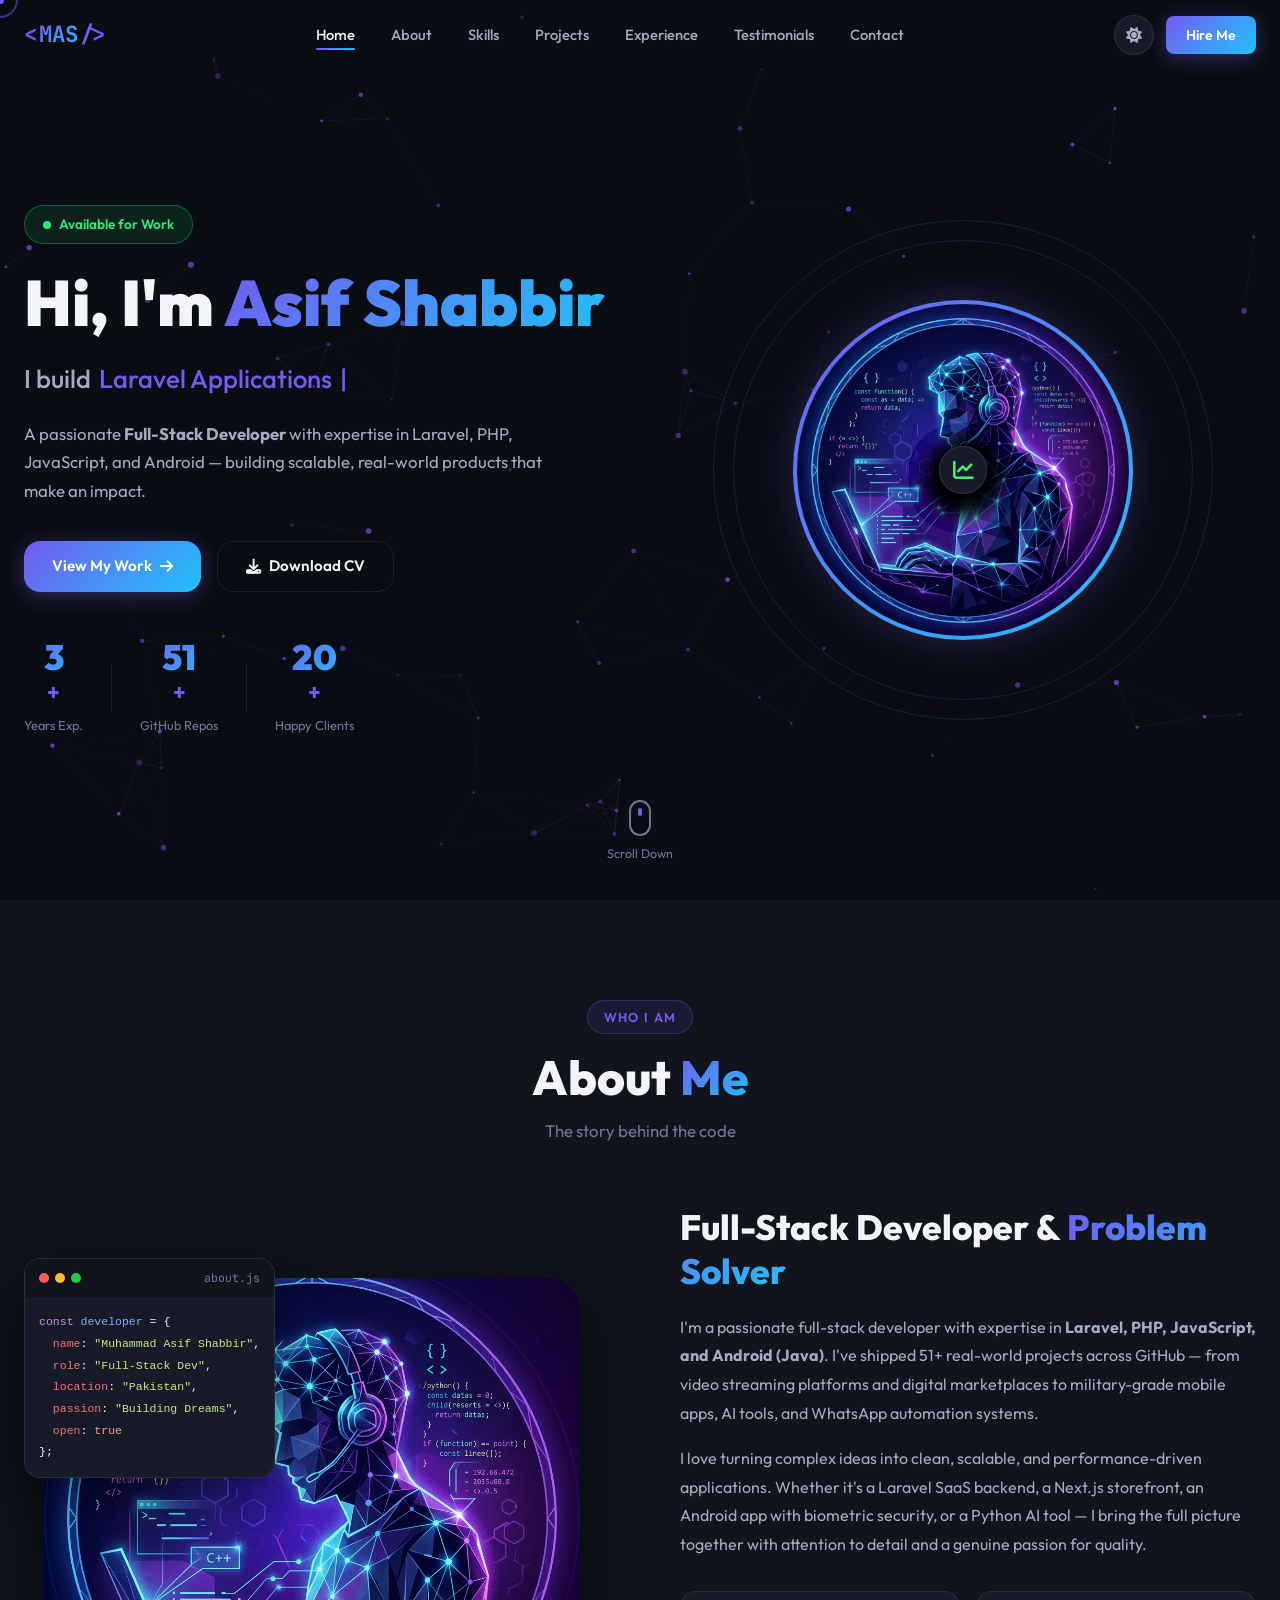
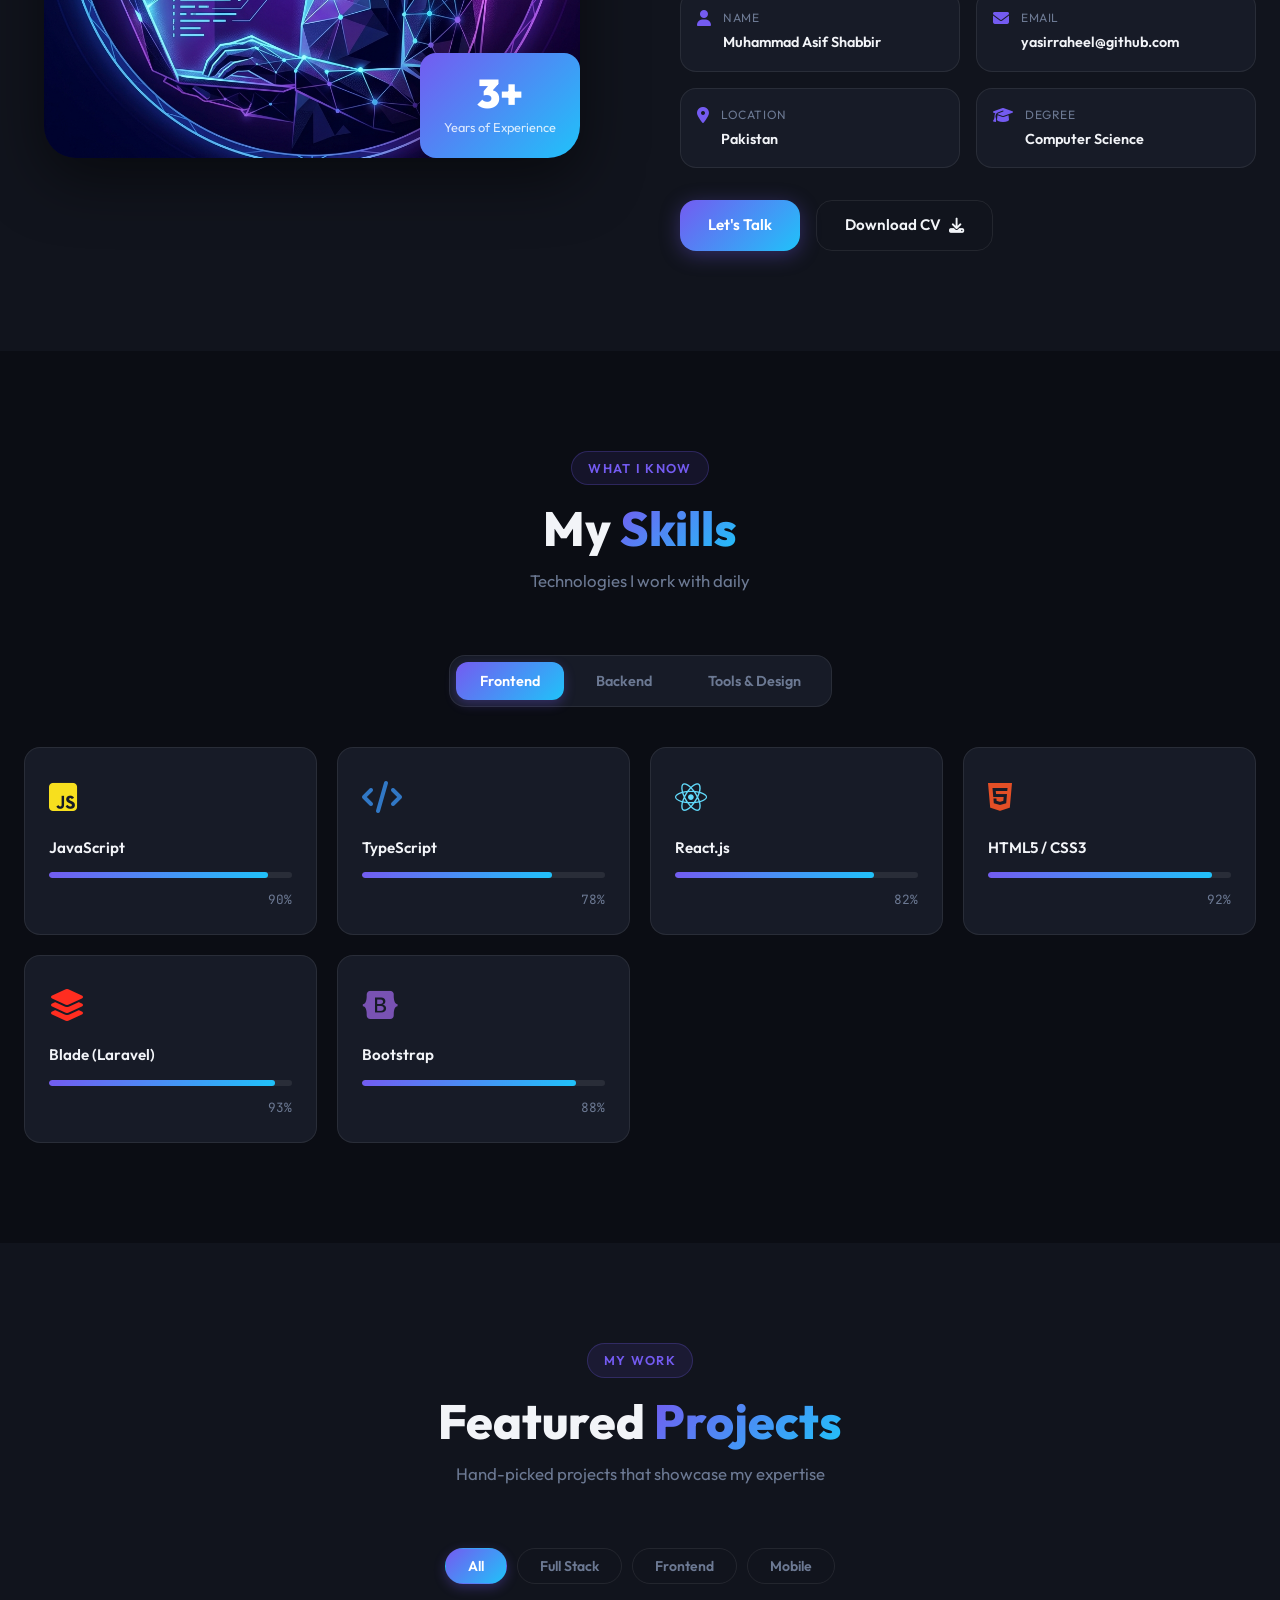
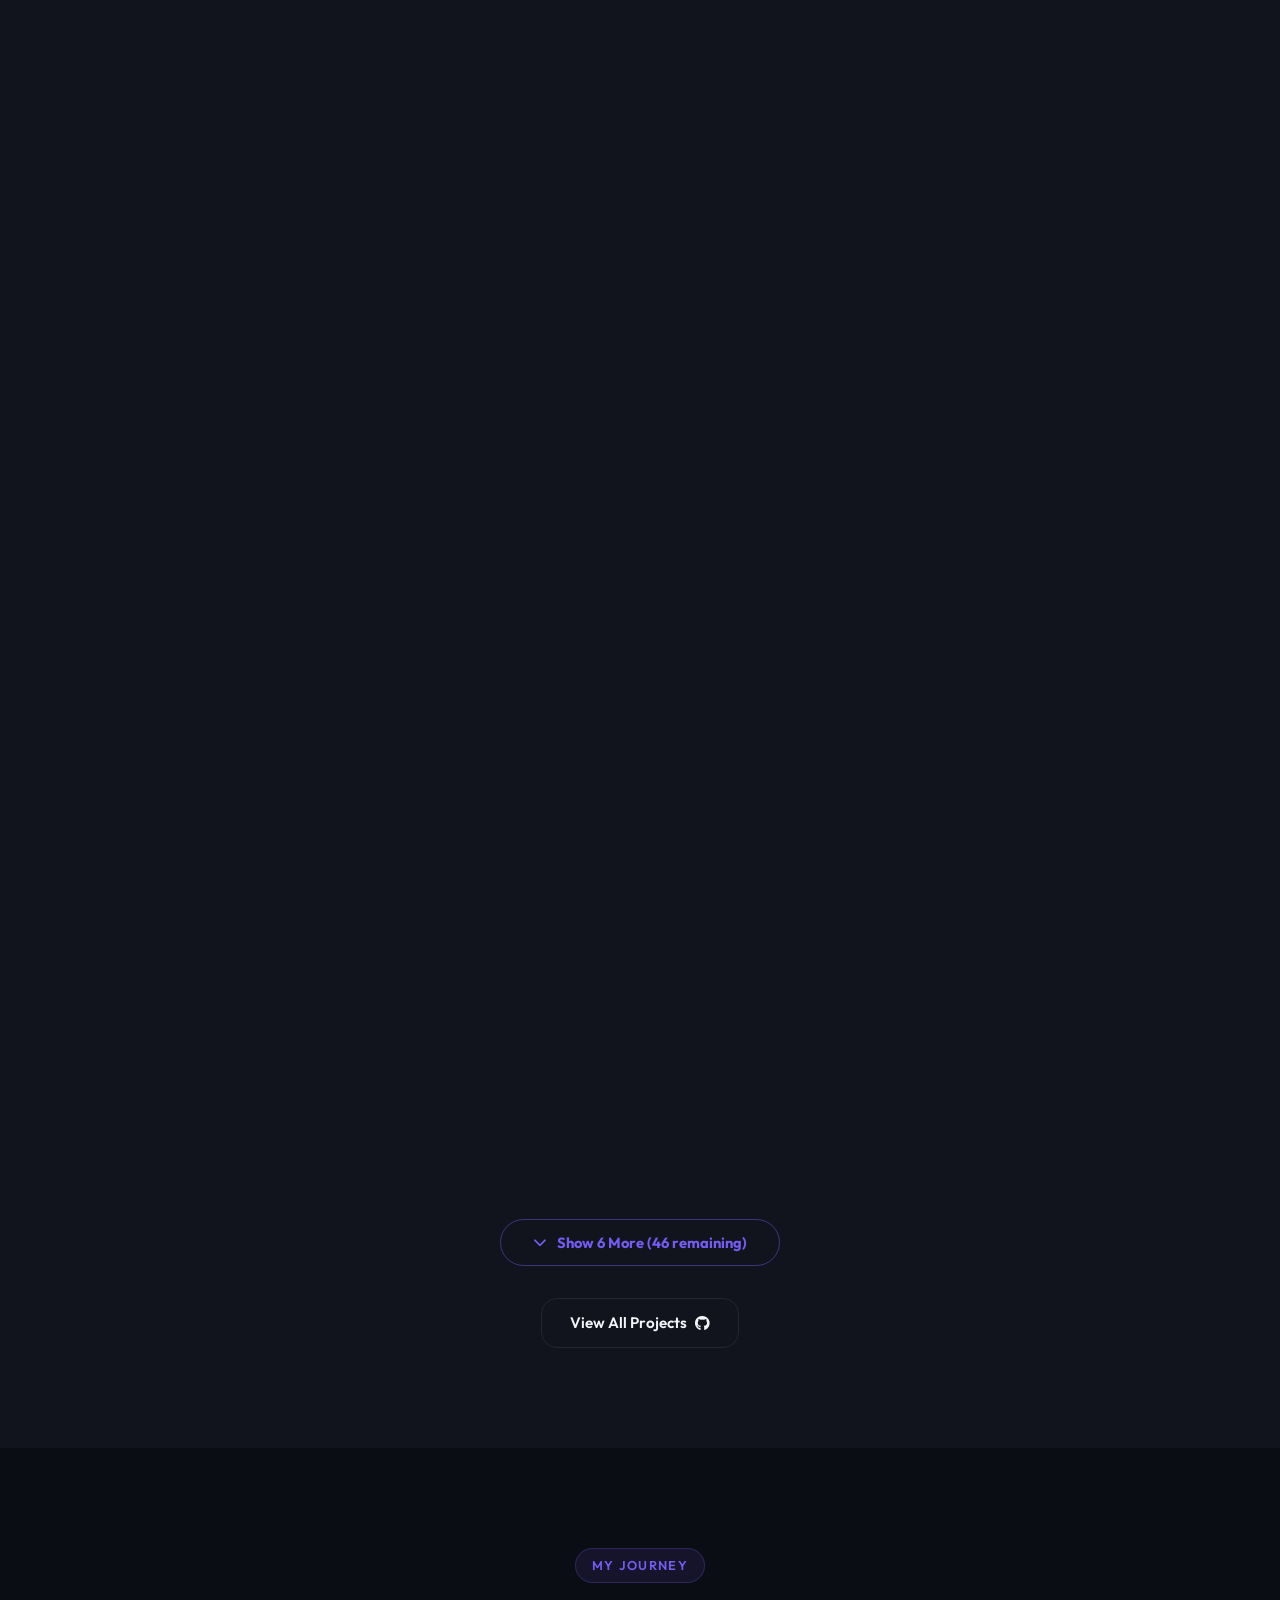
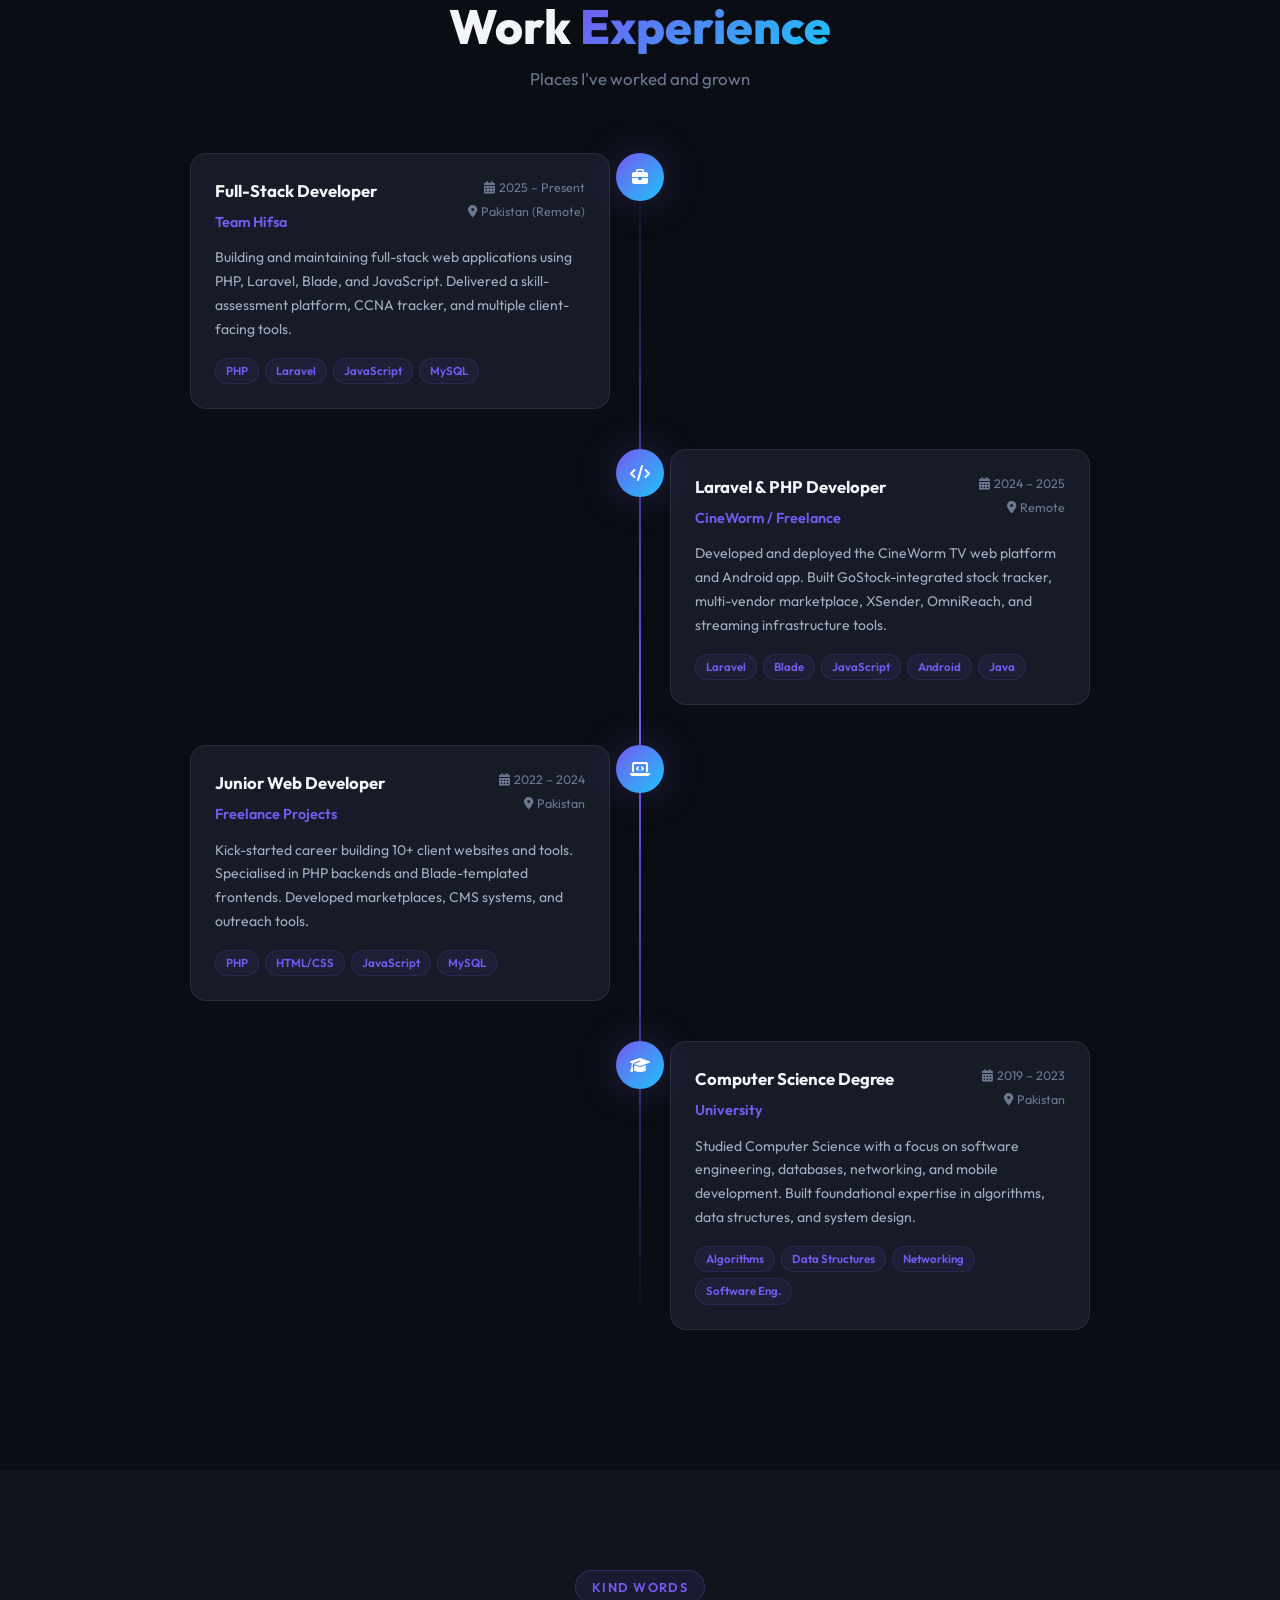
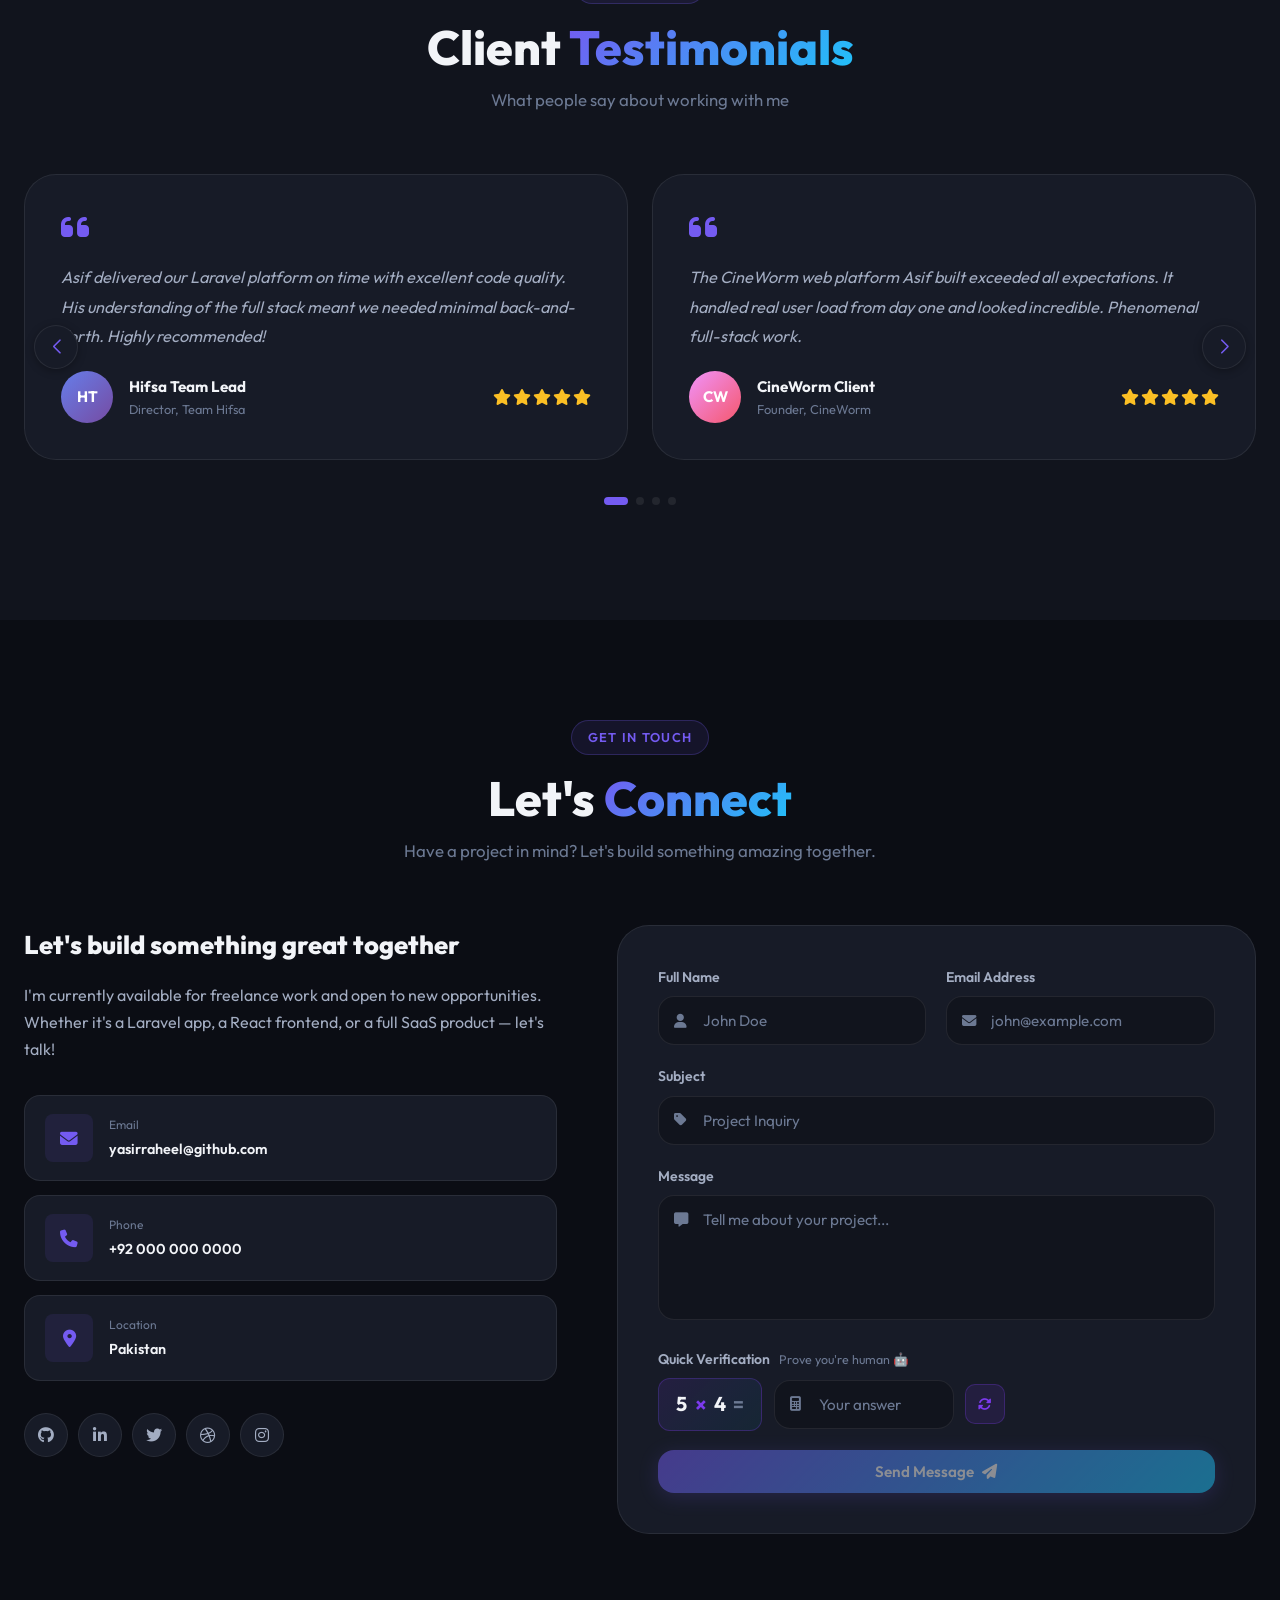
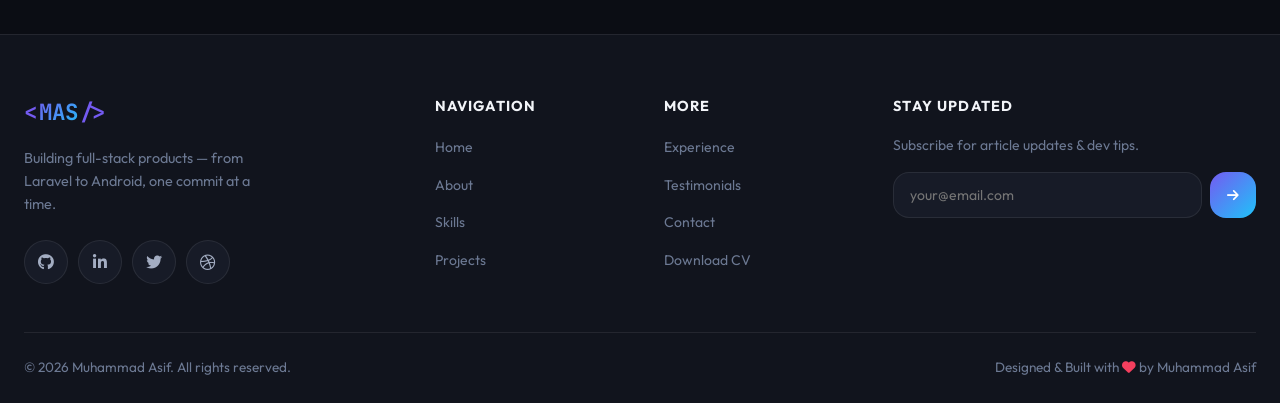
<file: index.html>
<!DOCTYPE html>
<html lang="en" data-theme="dark">
<head>
  <meta charset="UTF-8" />
  <meta name="viewport" content="width=device-width, initial-scale=1.0" />
  <title>Muhammad Asif Shabbir | Full-Stack Developer & Designer</title>
  <meta name="description" content="Professional portfolio of Muhammad Asif Shabbir — Full-Stack Developer specializing in Laravel, PHP, JavaScript, React & Android development." />
  <meta name="keywords" content="Muhammad Asif, Full-Stack Developer, Laravel, PHP, JavaScript, React, Android Developer, Backend, Portfolio" />
  <meta name="author" content="Muhammad Asif Shabbir" />
  <link rel="canonical" href="https://foliofy.me/" />

  <!-- Open Graph / Facebook -->
  <meta property="og:type" content="website" />
  <meta property="og:url" content="https://foliofy.me/" />
  <meta property="og:title" content="Muhammad Asif Shabbir | Full-Stack Developer & Designer" />
  <meta property="og:description" content="A passionate Full-Stack Developer with expertise in Laravel, PHP, JavaScript, and Android — building scalable, real-world products that make an impact." />
  <meta property="og:image" content="https://foliofy.me/profile.png?v=3" />

  <!-- Twitter -->
  <meta property="twitter:card" content="summary_large_image" />
  <meta property="twitter:url" content="https://foliofy.me/" />
  <meta property="twitter:title" content="Muhammad Asif Shabbir | Full-Stack Developer & Designer" />
  <meta property="twitter:description" content="A passionate Full-Stack Developer with expertise in Laravel, PHP, JavaScript, and Android — building scalable, real-world products that make an impact." />
  <meta property="twitter:image" content="https://foliofy.me/profile.png?v=3" />
  <!-- Google Fonts -->
  <link rel="preconnect" href="https://fonts.googleapis.com" />
  <link rel="preconnect" href="https://fonts.gstatic.com" crossorigin />
  <link href="https://fonts.googleapis.com/css2?family=Outfit:wght@300;400;500;600;700;800;900&family=JetBrains+Mono:wght@400;500;600&display=swap" rel="stylesheet" />

  <!-- AOS Animation Library -->
  <link rel="stylesheet" href="https://unpkg.com/aos@2.3.4/dist/aos.css" />

  <!-- Font Awesome Icons -->
  <link rel="stylesheet" href="https://cdnjs.cloudflare.com/ajax/libs/font-awesome/6.5.0/css/all.min.css" />

  <!-- Swiper CSS -->
  <link rel="stylesheet" href="https://cdn.jsdelivr.net/npm/swiper@11/swiper-bundle.min.css" />

  <!-- Stylesheet -->
  <link rel="stylesheet" href="style.css" />
</head>
<body>

  <!-- ═══════════════════════════════════════ CURSOR ═══════════════════════════════════════ -->
  <div class="cursor-outer" id="cursorOuter"></div>
  <div class="cursor-inner" id="cursorInner"></div>

  <!-- ═══════════════════════════════════════ LOADER ═══════════════════════════════════════ -->
  <div class="page-loader" id="pageLoader">
    <div class="loader-ring-outer">
      <div class="loader-ring-inner">
        <span class="loader-bracket">&lt;</span><span class="logo-name">AM</span><span class="loader-bracket">/&gt;</span>
      </div>
      <!-- Skill icon badges injected by renderer.js -->
      <div id="loaderOrbitContainer"></div>
    </div>
    <p class="loader-tagline">Loading portfolio&hellip;</p>
  </div>

  <!-- ═══════════════════════════════════════ NAVBAR ═══════════════════════════════════════ -->
  <nav class="navbar" id="navbar">
    <div class="nav-container">
      <a href="/" class="nav-logo" id="navLogo">
        <span class="logo-bracket">&lt;</span>
        <span class="logo-name">AM</span>
        <span class="logo-bracket">/&gt;</span>
      </a>

      <ul class="nav-links" id="navLinks">
        <li><a href="/" class="nav-link active" data-section="home">Home</a></li>
        <li><a href="#about" class="nav-link" data-section="about">About</a></li>
        <li><a href="#skills" class="nav-link" data-section="skills">Skills</a></li>
        <li><a href="#projects" class="nav-link" data-section="projects">Projects</a></li>
        <li><a href="#experience" class="nav-link" data-section="experience">Experience</a></li>
        <li><a href="#testimonials" class="nav-link" data-section="testimonials">Testimonials</a></li>
        <li><a href="#contact" class="nav-link" data-section="contact">Contact</a></li>
      </ul>

      <div class="nav-actions">
        <button class="theme-toggle" id="themeToggle" aria-label="Toggle theme">
          <i class="fas fa-sun" id="themeIcon"></i>
        </button>
        <a href="#contact" class="btn btn-primary btn-sm">Hire Me</a>
        <button class="hamburger" id="hamburger" aria-label="Menu">
          <span></span><span></span><span></span>
        </button>
      </div>
    </div>
  </nav>

  <!-- Mobile Nav Overlay -->
  <div class="mobile-nav-overlay" id="mobileNavOverlay">
    <ul class="mobile-nav-links">
      <li><a href="/" class="mobile-nav-link">Home</a></li>
      <li><a href="#about" class="mobile-nav-link">About</a></li>
      <li><a href="#skills" class="mobile-nav-link">Skills</a></li>
      <li><a href="#projects" class="mobile-nav-link">Projects</a></li>
      <li><a href="#experience" class="mobile-nav-link">Experience</a></li>
      <li><a href="#testimonials" class="mobile-nav-link">Testimonials</a></li>
      <li><a href="#contact" class="mobile-nav-link">Contact</a></li>
    </ul>
  </div>

  <!-- ═══════════════════════════════════════ HERO ═══════════════════════════════════════ -->
  <section class="hero" id="home">
    <canvas class="hero-canvas" id="heroCanvas"></canvas>

    <div class="hero-container">
      <div class="hero-content">
        <div class="hero-tag" data-aos="fade-down" data-aos-delay="200">
          <span class="status-dot pulse"></span>
          Available for Work
        </div>

        <h1 class="hero-title" data-aos="fade-up" data-aos-delay="300">
          Hi, I'm <span class="gradient-text">Muhammad Asif</span>
        </h1>

        <div class="hero-subtitle" data-aos="fade-up" data-aos-delay="400">
          <span class="static-text">I build </span>
          <span class="typed-text" id="typedText"></span>
          <span class="cursor-blink">|</span>
        </div>

        <p class="hero-desc" data-aos="fade-up" data-aos-delay="500">
          A passionate <strong>Full-Stack Developer & UI/UX Designer</strong> crafting pixel-perfect,
          high-performance digital experiences that make an impact.
        </p>

        <div class="hero-actions" data-aos="fade-up" data-aos-delay="600">
          <a href="#projects" class="btn btn-primary">
            <span>View My Work</span>
            <i class="fas fa-arrow-right"></i>
          </a>
          <a href="#" class="btn btn-outline" id="downloadCV">
            <i class="fas fa-download"></i>
            <span>Download CV</span>
          </a>
        </div>

        <div class="hero-stats" data-aos="fade-up" data-aos-delay="700">
          <div class="stat-item">
            <span class="stat-number" data-target="5">0</span><span class="stat-plus">+</span>
            <span class="stat-label">Years Exp.</span>
          </div>
          <div class="stat-divider"></div>
          <div class="stat-item">
            <span class="stat-number" data-target="80">0</span><span class="stat-plus">+</span>
            <span class="stat-label">Projects Done</span>
          </div>
          <div class="stat-divider"></div>
          <div class="stat-item">
            <span class="stat-number" data-target="40">0</span><span class="stat-plus">+</span>
            <span class="stat-label">Happy Clients</span>
          </div>
        </div>
      </div>

      <div class="hero-visual" data-aos="fade-left" data-aos-delay="400">
        <div class="profile-ring-outer">
          <div class="profile-ring-inner">
            <div class="profile-image-wrap">
              <img src="profile.png" alt="Muhammad Asif - Developer" class="profile-img" />
            </div>
          </div>
          <!-- Floating tech badges — dynamically injected by renderer.js -->
          <div id="orbitBadgesContainer"></div>
        </div>
      </div>
    </div>

    <div class="scroll-indicator">
      <div class="scroll-mouse">
        <div class="scroll-wheel"></div>
      </div>
      <span>Scroll Down</span>
    </div>
  </section>

  <!-- ═══════════════════════════════════════ ABOUT ═══════════════════════════════════════ -->
  <section class="section about" id="about">
    <div class="container">
      <div class="section-header" data-aos="fade-up">
        <span class="section-tag">Who I Am</span>
        <h2 class="section-title">About <span class="gradient-text">Me</span></h2>
        <p class="section-desc">The story behind the code</p>
      </div>

      <div class="about-grid">
        <div class="about-visual" data-aos="fade-right" data-aos-delay="100">
          <div class="about-image-card">
            <img src="profile.png" alt="About Muhammad Asif" class="about-img" />
            <div class="about-exp-badge">
              <span class="exp-number">5+</span>
              <span class="exp-label">Years of Experience</span>
            </div>
          </div>
          <div class="about-code-snippet">
            <div class="code-header">
              <span class="code-dot red"></span>
              <span class="code-dot yellow"></span>
              <span class="code-dot green"></span>
              <span class="code-filename">about.js</span>
            </div>
            <pre class="code-body"><code><span class="code-kw">const</span> <span class="code-var">developer</span> = {
  <span class="code-key">name</span>: <span class="code-str">"Muhammad Asif"</span>,
  <span class="code-key">role</span>: <span class="code-str">"Full-Stack Dev"</span>,
  <span class="code-key">location</span>: <span class="code-str">"New York, USA"</span>,
  <span class="code-key">passion</span>: <span class="code-str">"Building Dreams"</span>,
  <span class="code-key">open</span>: <span class="code-bool">true</span>
};</code></pre>
          </div>
        </div>

        <div class="about-content" data-aos="fade-left" data-aos-delay="200">
          <h3 class="about-heading">
            Full-Stack Developer & <span class="gradient-text">Creative Thinker</span>
          </h3>
          <p class="about-text">
            I'm a passionate developer with <strong>5+ years</strong> of experience creating elegant, scalable,
            and user-centric web applications. I specialize in turning complex problems into simple, beautiful,
            and intuitive solutions.
          </p>
          <p class="about-text">
            My journey started with a curiosity for how the web works, and it evolved into a deep love for
            crafting experiences that are both technically robust and visually stunning. I believe great
            software is where logic meets art.
          </p>

          <div class="about-info-grid">
            <div class="info-item">
              <i class="fas fa-user"></i>
              <div>
                <span class="info-label">Name</span>
                <span class="info-value">Muhammad Asif</span>
              </div>
            </div>
            <div class="info-item">
              <i class="fas fa-envelope"></i>
              <div>
                <span class="info-label">Email</span>
                <span class="info-value">alex@example.com</span>
              </div>
            </div>
            <div class="info-item">
              <i class="fas fa-map-marker-alt"></i>
              <div>
                <span class="info-label">Location</span>
                <span class="info-value">New York, USA</span>
              </div>
            </div>
            <div class="info-item">
              <i class="fas fa-graduation-cap"></i>
              <div>
                <span class="info-label">Degree</span>
                <span class="info-value">B.Sc. Computer Science</span>
              </div>
            </div>
          </div>

          <div class="about-actions">
            <a href="#contact" class="btn btn-primary">Let's Talk</a>
            <a href="#" class="btn btn-outline">Download CV <i class="fas fa-download"></i></a>
          </div>
        </div>
      </div>
    </div>
  </section>

  <!-- ═══════════════════════════════════════ SKILLS ═══════════════════════════════════════ -->
  <section class="section skills" id="skills">
    <div class="container">
      <div class="section-header" data-aos="fade-up">
        <span class="section-tag">What I Know</span>
        <h2 class="section-title">My <span class="gradient-text">Skills</span></h2>
        <p class="section-desc">Technologies I work with daily</p>
      </div>

      <div class="skills-tabs" data-aos="fade-up" data-aos-delay="100">
        <button class="skills-tab active" data-tab="frontend" id="tabFrontend">Frontend</button>
        <button class="skills-tab" data-tab="backend" id="tabBackend">Backend</button>
        <button class="skills-tab" data-tab="tools" id="tabTools">Tools & Design</button>
      </div>

      <div class="skills-content active" id="tabContentFrontend" data-aos="fade-up" data-aos-delay="200">
        <div class="skills-grid">
          <div class="skill-card">
            <div class="skill-icon"><i class="fab fa-html5" style="color:#e34f26"></i></div>
            <span class="skill-name">HTML5</span>
            <div class="skill-bar-wrap"><div class="skill-bar" data-width="95"></div></div>
            <span class="skill-percent">95%</span>
          </div>
          <div class="skill-card">
            <div class="skill-icon"><i class="fab fa-css3-alt" style="color:#1572b6"></i></div>
            <span class="skill-name">CSS3 / SCSS</span>
            <div class="skill-bar-wrap"><div class="skill-bar" data-width="90"></div></div>
            <span class="skill-percent">90%</span>
          </div>
          <div class="skill-card">
            <div class="skill-icon"><i class="fab fa-js-square" style="color:#f7df1e"></i></div>
            <span class="skill-name">JavaScript</span>
            <div class="skill-bar-wrap"><div class="skill-bar" data-width="92"></div></div>
            <span class="skill-percent">92%</span>
          </div>
          <div class="skill-card">
            <div class="skill-icon"><i class="fab fa-react" style="color:#61dafb"></i></div>
            <span class="skill-name">React.js</span>
            <div class="skill-bar-wrap"><div class="skill-bar" data-width="88"></div></div>
            <span class="skill-percent">88%</span>
          </div>
          <div class="skill-card">
            <div class="skill-icon"><i class="fab fa-vuejs" style="color:#42b883"></i></div>
            <span class="skill-name">Vue.js</span>
            <div class="skill-bar-wrap"><div class="skill-bar" data-width="75"></div></div>
            <span class="skill-percent">75%</span>
          </div>
          <div class="skill-card">
            <div class="skill-icon"><i class="fas fa-wind" style="color:#38bdf8"></i></div>
            <span class="skill-name">Tailwind CSS</span>
            <div class="skill-bar-wrap"><div class="skill-bar" data-width="85"></div></div>
            <span class="skill-percent">85%</span>
          </div>
        </div>
      </div>

      <div class="skills-content" id="tabContentBackend" data-aos="fade-up" data-aos-delay="200">
        <div class="skills-grid">
          <div class="skill-card">
            <div class="skill-icon"><i class="fab fa-node-js" style="color:#339933"></i></div>
            <span class="skill-name">Node.js</span>
            <div class="skill-bar-wrap"><div class="skill-bar" data-width="88"></div></div>
            <span class="skill-percent">88%</span>
          </div>
          <div class="skill-card">
            <div class="skill-icon"><i class="fab fa-python" style="color:#3776ab"></i></div>
            <span class="skill-name">Python</span>
            <div class="skill-bar-wrap"><div class="skill-bar" data-width="82"></div></div>
            <span class="skill-percent">82%</span>
          </div>
          <div class="skill-card">
            <div class="skill-icon"><i class="fas fa-database" style="color:#4479a1"></i></div>
            <span class="skill-name">MySQL / PostgreSQL</span>
            <div class="skill-bar-wrap"><div class="skill-bar" data-width="80"></div></div>
            <span class="skill-percent">80%</span>
          </div>
          <div class="skill-card">
            <div class="skill-icon"><i class="fas fa-leaf" style="color:#47a248"></i></div>
            <span class="skill-name">MongoDB</span>
            <div class="skill-bar-wrap"><div class="skill-bar" data-width="85"></div></div>
            <span class="skill-percent">85%</span>
          </div>
          <div class="skill-card">
            <div class="skill-icon"><i class="fas fa-server" style="color:#ff6b35"></i></div>
            <span class="skill-name">REST APIs</span>
            <div class="skill-bar-wrap"><div class="skill-bar" data-width="90"></div></div>
            <span class="skill-percent">90%</span>
          </div>
          <div class="skill-card">
            <div class="skill-icon"><i class="fab fa-docker" style="color:#2496ed"></i></div>
            <span class="skill-name">Docker</span>
            <div class="skill-bar-wrap"><div class="skill-bar" data-width="72"></div></div>
            <span class="skill-percent">72%</span>
          </div>
        </div>
      </div>

      <div class="skills-content" id="tabContentTools" data-aos="fade-up" data-aos-delay="200">
        <div class="skills-grid">
          <div class="skill-card">
            <div class="skill-icon"><i class="fab fa-figma" style="color:#f24e1e"></i></div>
            <span class="skill-name">Figma</span>
            <div class="skill-bar-wrap"><div class="skill-bar" data-width="88"></div></div>
            <span class="skill-percent">88%</span>
          </div>
          <div class="skill-card">
            <div class="skill-icon"><i class="fab fa-git-alt" style="color:#f05032"></i></div>
            <span class="skill-name">Git / GitHub</span>
            <div class="skill-bar-wrap"><div class="skill-bar" data-width="92"></div></div>
            <span class="skill-percent">92%</span>
          </div>
          <div class="skill-card">
            <div class="skill-icon"><i class="fab fa-aws" style="color:#ff9900"></i></div>
            <span class="skill-name">AWS</span>
            <div class="skill-bar-wrap"><div class="skill-bar" data-width="70"></div></div>
            <span class="skill-percent">70%</span>
          </div>
          <div class="skill-card">
            <div class="skill-icon"><i class="fas fa-mobile-alt" style="color:#a855f7"></i></div>
            <span class="skill-name">UI/UX Design</span>
            <div class="skill-bar-wrap"><div class="skill-bar" data-width="85"></div></div>
            <span class="skill-percent">85%</span>
          </div>
          <div class="skill-card">
            <div class="skill-icon"><i class="fas fa-cube" style="color:#00d8ff"></i></div>
            <span class="skill-name">Three.js</span>
            <div class="skill-bar-wrap"><div class="skill-bar" data-width="65"></div></div>
            <span class="skill-percent">65%</span>
          </div>
          <div class="skill-card">
            <div class="skill-icon"><i class="fas fa-bolt" style="color:#ffd700"></i></div>
            <span class="skill-name">Performance Opt.</span>
            <div class="skill-bar-wrap"><div class="skill-bar" data-width="87"></div></div>
            <span class="skill-percent">87%</span>
          </div>
        </div>
      </div>
    </div>
  </section>

  <!-- ═══════════════════════════════════════ PROJECTS ═══════════════════════════════════════ -->
  <section class="section projects" id="projects">
    <div class="container">
      <div class="section-header" data-aos="fade-up">
        <span class="section-tag">My Work</span>
        <h2 class="section-title">Featured <span class="gradient-text">Projects</span></h2>
        <p class="section-desc">Hand-picked projects that showcase my expertise</p>
      </div>

      <div class="projects-filter" data-aos="fade-up" data-aos-delay="100">
        <button class="filter-btn active" data-filter="all" id="filterAll">All</button>
        <button class="filter-btn" data-filter="fullstack" id="filterFullstack">Full Stack</button>
        <button class="filter-btn" data-filter="frontend" id="filterFrontend">Frontend</button>
        <button class="filter-btn" data-filter="mobile" id="filterMobile">Mobile</button>
      </div>

      <div class="projects-grid" id="projectsGrid">

        <div class="project-card" data-category="fullstack" data-aos="fade-up" data-aos-delay="100">
          <div class="project-image">
            <div class="project-img-placeholder gradient-1">
              <i class="fas fa-shopping-cart"></i>
            </div>
            <div class="project-overlay">
              <a href="#" class="project-link" aria-label="Live Demo"><i class="fas fa-external-link-alt"></i></a>
              <a href="#" class="project-link" aria-label="GitHub"><i class="fab fa-github"></i></a>
            </div>
          </div>
          <div class="project-body">
            <div class="project-tags">
              <span class="project-tag">React</span>
              <span class="project-tag">Node.js</span>
              <span class="project-tag">MongoDB</span>
            </div>
            <h3 class="project-title">E-Commerce Platform</h3>
            <p class="project-desc">A full-featured e-commerce platform with real-time inventory, Stripe payments, and an AI-powered recommendation engine.</p>
          </div>
        </div>

        <div class="project-card" data-category="frontend" data-aos="fade-up" data-aos-delay="150">
          <div class="project-image">
            <div class="project-img-placeholder gradient-2">
              <i class="fas fa-chart-line"></i>
            </div>
            <div class="project-overlay">
              <a href="#" class="project-link" aria-label="Live Demo"><i class="fas fa-external-link-alt"></i></a>
              <a href="#" class="project-link" aria-label="GitHub"><i class="fab fa-github"></i></a>
            </div>
          </div>
          <div class="project-body">
            <div class="project-tags">
              <span class="project-tag">Vue.js</span>
              <span class="project-tag">D3.js</span>
              <span class="project-tag">Firebase</span>
            </div>
            <h3 class="project-title">Analytics Dashboard</h3>
            <p class="project-desc">Real-time business intelligence dashboard with interactive charts, custom date ranges, and export capabilities.</p>
          </div>
        </div>

        <div class="project-card" data-category="mobile" data-aos="fade-up" data-aos-delay="200">
          <div class="project-image">
            <div class="project-img-placeholder gradient-3">
              <i class="fas fa-heartbeat"></i>
            </div>
            <div class="project-overlay">
              <a href="#" class="project-link" aria-label="Live Demo"><i class="fas fa-external-link-alt"></i></a>
              <a href="#" class="project-link" aria-label="GitHub"><i class="fab fa-github"></i></a>
            </div>
          </div>
          <div class="project-body">
            <div class="project-tags">
              <span class="project-tag">React Native</span>
              <span class="project-tag">Python</span>
              <span class="project-tag">ML</span>
            </div>
            <h3 class="project-title">Health & Fitness App</h3>
            <p class="project-desc">AI-powered fitness tracking app with personalized workout plans, nutrition tracking, and health insights.</p>
          </div>
        </div>

        <div class="project-card" data-category="fullstack" data-aos="fade-up" data-aos-delay="100">
          <div class="project-image">
            <div class="project-img-placeholder gradient-4">
              <i class="fas fa-comments"></i>
            </div>
            <div class="project-overlay">
              <a href="#" class="project-link" aria-label="Live Demo"><i class="fas fa-external-link-alt"></i></a>
              <a href="#" class="project-link" aria-label="GitHub"><i class="fab fa-github"></i></a>
            </div>
          </div>
          <div class="project-body">
            <div class="project-tags">
              <span class="project-tag">Socket.io</span>
              <span class="project-tag">Node.js</span>
              <span class="project-tag">Redis</span>
            </div>
            <h3 class="project-title">Real-Time Chat App</h3>
            <p class="project-desc">Scalable real-time messaging platform with end-to-end encryption, file sharing, and video calls.</p>
          </div>
        </div>

        <div class="project-card" data-category="frontend" data-aos="fade-up" data-aos-delay="150">
          <div class="project-image">
            <div class="project-img-placeholder gradient-5">
              <i class="fas fa-brain"></i>
            </div>
            <div class="project-overlay">
              <a href="#" class="project-link" aria-label="Live Demo"><i class="fas fa-external-link-alt"></i></a>
              <a href="#" class="project-link" aria-label="GitHub"><i class="fab fa-github"></i></a>
            </div>
          </div>
          <div class="project-body">
            <div class="project-tags">
              <span class="project-tag">Three.js</span>
              <span class="project-tag">GSAP</span>
              <span class="project-tag">WebGL</span>
            </div>
            <h3 class="project-title">3D Portfolio Website</h3>
            <p class="project-desc">An immersive 3D portfolio experience using Three.js and WebGL with particle systems and interactive elements.</p>
          </div>
        </div>

        <div class="project-card" data-category="fullstack" data-aos="fade-up" data-aos-delay="200">
          <div class="project-image">
            <div class="project-img-placeholder gradient-6">
              <i class="fas fa-cloud"></i>
            </div>
            <div class="project-overlay">
              <a href="#" class="project-link" aria-label="Live Demo"><i class="fas fa-external-link-alt"></i></a>
              <a href="#" class="project-link" aria-label="GitHub"><i class="fab fa-github"></i></a>
            </div>
          </div>
          <div class="project-body">
            <div class="project-tags">
              <span class="project-tag">AWS</span>
              <span class="project-tag">Docker</span>
              <span class="project-tag">Kubernetes</span>
            </div>
            <h3 class="project-title">Cloud DevOps Pipeline</h3>
            <p class="project-desc">Automated CI/CD pipeline with Docker containerization, Kubernetes orchestration, and AWS deployment.</p>
          </div>
        </div>

      </div>

      <!-- Show More bar (mobile pagination — managed by renderer.js) -->
      <div class="projects-show-more" id="projectsShowMoreBar" style="display:none">
        <button class="btn-show-more" id="projectsShowMoreBtn">
          <i class="fas fa-chevron-down"></i>
          <span id="projectsShowMoreLabel">Show More Projects</span>
        </button>
      </div>

      <div class="projects-cta" data-aos="fade-up">
        <a href="#" class="btn btn-outline">
          View All Projects <i class="fab fa-github"></i>
        </a>
      </div>
    </div>
  </section>

  <!-- ═══════════════════════════════════════ EXPERIENCE ═══════════════════════════════════════ -->
  <section class="section experience" id="experience">
    <div class="container">
      <div class="section-header" data-aos="fade-up">
        <span class="section-tag">My Journey</span>
        <h2 class="section-title">Work <span class="gradient-text">Experience</span></h2>
        <p class="section-desc">Places I've worked and grown</p>
      </div>

      <div class="timeline-container">

        <div class="timeline-item" data-aos="fade-right" data-aos-delay="100">
          <div class="timeline-dot"><i class="fas fa-briefcase"></i></div>
          <div class="timeline-card">
            <div class="timeline-header">
              <div>
                <h3 class="timeline-title">Senior Full-Stack Developer</h3>
                <span class="timeline-company">TechVision Corp</span>
              </div>
              <div class="timeline-meta">
                <span class="timeline-period"><i class="fas fa-calendar-alt"></i> 2022 – Present</span>
                <span class="timeline-location"><i class="fas fa-map-marker-alt"></i> San Francisco, CA</span>
              </div>
            </div>
            <p class="timeline-desc">Led development of microservices architecture serving 2M+ users. Built and maintained React/Node.js applications, improving performance by 40%.</p>
            <div class="timeline-tags">
              <span>React</span><span>Node.js</span><span>AWS</span><span>PostgreSQL</span>
            </div>
          </div>
        </div>

        <div class="timeline-item" data-aos="fade-left" data-aos-delay="200">
          <div class="timeline-dot"><i class="fas fa-code"></i></div>
          <div class="timeline-card">
            <div class="timeline-header">
              <div>
                <h3 class="timeline-title">Frontend Developer</h3>
                <span class="timeline-company">InnovateLab Agency</span>
              </div>
              <div class="timeline-meta">
                <span class="timeline-period"><i class="fas fa-calendar-alt"></i> 2020 – 2022</span>
                <span class="timeline-location"><i class="fas fa-map-marker-alt"></i> Remote</span>
              </div>
            </div>
            <p class="timeline-desc">Developed pixel-perfect UI components and interactive web experiences for 25+ client projects. Specialized in performance optimization and accessibility.</p>
            <div class="timeline-tags">
              <span>Vue.js</span><span>SCSS</span><span>Figma</span><span>GraphQL</span>
            </div>
          </div>
        </div>

        <div class="timeline-item" data-aos="fade-right" data-aos-delay="300">
          <div class="timeline-dot"><i class="fas fa-laptop-code"></i></div>
          <div class="timeline-card">
            <div class="timeline-header">
              <div>
                <h3 class="timeline-title">Junior Web Developer</h3>
                <span class="timeline-company">StartupHub NYC</span>
              </div>
              <div class="timeline-meta">
                <span class="timeline-period"><i class="fas fa-calendar-alt"></i> 2019 – 2020</span>
                <span class="timeline-location"><i class="fas fa-map-marker-alt"></i> New York, NY</span>
              </div>
            </div>
            <p class="timeline-desc">Built responsive web applications for early-stage startups. Collaborated with designers and product managers to deliver 10+ successful product launches.</p>
            <div class="timeline-tags">
              <span>HTML/CSS</span><span>JavaScript</span><span>PHP</span><span>MySQL</span>
            </div>
          </div>
        </div>

        <div class="timeline-item" data-aos="fade-left" data-aos-delay="400">
          <div class="timeline-dot"><i class="fas fa-graduation-cap"></i></div>
          <div class="timeline-card">
            <div class="timeline-header">
              <div>
                <h3 class="timeline-title">B.Sc. Computer Science</h3>
                <span class="timeline-company">New York University</span>
              </div>
              <div class="timeline-meta">
                <span class="timeline-period"><i class="fas fa-calendar-alt"></i> 2015 – 2019</span>
                <span class="timeline-location"><i class="fas fa-map-marker-alt"></i> New York, NY</span>
              </div>
            </div>
            <p class="timeline-desc">Graduated with honors. Specialized in Software Engineering and Human-Computer Interaction. Led the university coding club for 2 consecutive years.</p>
            <div class="timeline-tags">
              <span>Algorithms</span><span>Data Structures</span><span>HCI</span><span>Software Eng.</span>
            </div>
          </div>
        </div>

      </div>
    </div>
  </section>

  <!-- ═══════════════════════════════════════ TESTIMONIALS ═══════════════════════════════════════ -->
  <section class="section testimonials" id="testimonials">
    <div class="container">
      <div class="section-header" data-aos="fade-up">
        <span class="section-tag">Kind Words</span>
        <h2 class="section-title">Client <span class="gradient-text">Testimonials</span></h2>
        <p class="section-desc">What people say about working with me</p>
      </div>

      <div class="swiper testimonials-swiper" data-aos="fade-up" data-aos-delay="200">
        <div class="swiper-wrapper">

          <div class="swiper-slide">
            <div class="testimonial-card">
              <div class="testimonial-quote"><i class="fas fa-quote-left"></i></div>
              <p class="testimonial-text">Alex delivered beyond expectations. The e-commerce platform he built doubled our conversion rate within the first month. Absolutely phenomenal work!</p>
              <div class="testimonial-author">
                <div class="author-avatar"><span>SR</span></div>
                <div>
                  <p class="author-name">Sarah Reynolds</p>
                  <p class="author-role">CEO, StyleBrand Inc.</p>
                </div>
                <div class="testimonial-stars">
                  <i class="fas fa-star"></i><i class="fas fa-star"></i><i class="fas fa-star"></i><i class="fas fa-star"></i><i class="fas fa-star"></i>
                </div>
              </div>
            </div>
          </div>

          <div class="swiper-slide">
            <div class="testimonial-card">
              <div class="testimonial-quote"><i class="fas fa-quote-left"></i></div>
              <p class="testimonial-text">Working with Alex was a game-changer. His technical expertise combined with his eye for design produced a product that our users love. Highly recommended!</p>
              <div class="testimonial-author">
                <div class="author-avatar" style="background: linear-gradient(135deg,#f093fb,#f5576c)"><span>MK</span></div>
                <div>
                  <p class="author-name">Marcus Kim</p>
                  <p class="author-role">CTO, DataFlow Labs</p>
                </div>
                <div class="testimonial-stars">
                  <i class="fas fa-star"></i><i class="fas fa-star"></i><i class="fas fa-star"></i><i class="fas fa-star"></i><i class="fas fa-star"></i>
                </div>
              </div>
            </div>
          </div>

          <div class="swiper-slide">
            <div class="testimonial-card">
              <div class="testimonial-quote"><i class="fas fa-quote-left"></i></div>
              <p class="testimonial-text">Professional, responsive, and incredibly talented. Alex turned our complex requirements into a flawless application. Will definitely work with him again!</p>
              <div class="testimonial-author">
                <div class="author-avatar" style="background: linear-gradient(135deg,#4facfe,#00f2fe)"><span>JP</span></div>
                <div>
                  <p class="author-name">Jessica Park</p>
                  <p class="author-role">Founder, NexGen Startup</p>
                </div>
                <div class="testimonial-stars">
                  <i class="fas fa-star"></i><i class="fas fa-star"></i><i class="fas fa-star"></i><i class="fas fa-star"></i><i class="fas fa-star"></i>
                </div>
              </div>
            </div>
          </div>

          <div class="swiper-slide">
            <div class="testimonial-card">
              <div class="testimonial-quote"><i class="fas fa-quote-left"></i></div>
              <p class="testimonial-text">Alex's ability to understand our vision and translate it into a beautiful, functional product is unmatched. The new dashboard transformed how our team works.</p>
              <div class="testimonial-author">
                <div class="author-avatar" style="background: linear-gradient(135deg,#43e97b,#38f9d7)"><span>DH</span></div>
                <div>
                  <p class="author-name">David Harper</p>
                  <p class="author-role">Product Manager, CloudSuite</p>
                </div>
                <div class="testimonial-stars">
                  <i class="fas fa-star"></i><i class="fas fa-star"></i><i class="fas fa-star"></i><i class="fas fa-star"></i><i class="fas fa-star"></i>
                </div>
              </div>
            </div>
          </div>

        </div>
        <div class="swiper-pagination" id="testimonialPagination"></div>
        <div class="swiper-button-prev" id="testimonialPrev"></div>
        <div class="swiper-button-next" id="testimonialNext"></div>
      </div>
    </div>
  </section>

  <!-- ═══════════════════════════════════════ CONTACT ═══════════════════════════════════════ -->
  <section class="section contact" id="contact">
    <div class="container">
      <div class="section-header" data-aos="fade-up">
        <span class="section-tag">Get In Touch</span>
        <h2 class="section-title">Let's <span class="gradient-text">Connect</span></h2>
        <p class="section-desc">Have a project in mind? Let's build something amazing together.</p>
      </div>

      <div class="contact-grid">
        <div class="contact-info" data-aos="fade-right" data-aos-delay="100">
          <h3 class="contact-heading">Let's talk about your project</h3>
          <p class="contact-subtext">I'm currently available for freelance work and open to new opportunities. Feel free to reach out — I'll get back to you within 24 hours.</p>

          <div class="contact-cards">
            <a href="mailto:alex@example.com" class="contact-card-item" id="contactEmail">
              <div class="contact-card-icon"><i class="fas fa-envelope"></i></div>
              <div>
                <span class="contact-card-label">Email</span>
                <span class="contact-card-value">alex@example.com</span>
              </div>
            </a>
            <a href="tel:+1234567890" class="contact-card-item" id="contactPhone">
              <div class="contact-card-icon"><i class="fas fa-phone"></i></div>
              <div>
                <span class="contact-card-label">Phone</span>
                <span class="contact-card-value">+1 (234) 567-890</span>
              </div>
            </a>
            <div class="contact-card-item" id="contactLocation">
              <div class="contact-card-icon"><i class="fas fa-map-marker-alt"></i></div>
              <div>
                <span class="contact-card-label">Location</span>
                <span class="contact-card-value">New York, USA</span>
              </div>
            </div>
          </div>

          <div class="social-links">
            <a href="#" class="social-link" id="socialGithub" aria-label="GitHub"><i class="fab fa-github"></i></a>
            <a href="#" class="social-link" id="socialLinkedin" aria-label="LinkedIn"><i class="fab fa-linkedin-in"></i></a>
            <a href="#" class="social-link" id="socialTwitter" aria-label="Twitter"><i class="fab fa-twitter"></i></a>
            <a href="#" class="social-link" id="socialDribbble" aria-label="Dribbble"><i class="fab fa-dribbble"></i></a>
            <a href="#" class="social-link" id="socialInstagram" aria-label="Instagram"><i class="fab fa-instagram"></i></a>
          </div>
        </div>

        <div class="contact-form-wrap" data-aos="fade-left" data-aos-delay="200">
          <form class="contact-form" id="contactForm" novalidate>
            <div class="form-row">
              <div class="form-group">
                <label for="contactName">Full Name</label>
                <div class="input-wrap">
                  <i class="fas fa-user"></i>
                  <input type="text" id="contactName" name="name" placeholder="John Doe" required />
                </div>
              </div>
              <div class="form-group">
                <label for="contactEmailInput">Email Address</label>
                <div class="input-wrap">
                  <i class="fas fa-envelope"></i>
                  <input type="email" id="contactEmailInput" name="email" placeholder="john@example.com" required />
                </div>
              </div>
            </div>
            <div class="form-group">
              <label for="contactSubject">Subject</label>
              <div class="input-wrap">
                <i class="fas fa-tag"></i>
                <input type="text" id="contactSubject" name="subject" placeholder="Project Inquiry" required />
              </div>
            </div>
            <div class="form-group">
              <label for="contactMessage">Message</label>
              <div class="input-wrap textarea-wrap">
                <i class="fas fa-comment-alt"></i>
                <textarea id="contactMessage" name="message" rows="5" placeholder="Tell me about your project..." required></textarea>
              </div>
            </div>

            <!-- Math Captcha -->
            <div class="form-group captcha-group">
              <label>Quick Verification <span class="captcha-hint">Prove you're human 🤖</span></label>
              <div class="captcha-wrap">
                <div class="captcha-question" id="captchaQuestion">
                  <span id="captchaNum1"></span>
                  <span class="captcha-op" id="captchaOp"></span>
                  <span id="captchaNum2"></span>
                  <span class="captcha-eq">=</span>
                </div>
                <div class="input-wrap captcha-input-wrap">
                  <i class="fas fa-calculator"></i>
                  <input type="number" id="captchaAnswer" placeholder="Your answer" autocomplete="off" />
                </div>
                <button type="button" class="captcha-refresh" id="captchaRefresh" title="New question">
                  <i class="fas fa-sync-alt"></i>
                </button>
              </div>
              <p class="captcha-error" id="captchaError" style="display:none">❌ Wrong answer — try the new question!</p>
            </div>

            <button type="submit" class="btn btn-primary btn-full" id="submitBtn">
              <span class="btn-text">Send Message</span>
              <i class="fas fa-paper-plane"></i>
            </button>
            <div class="form-success" id="formSuccess">
              <i class="fas fa-check-circle"></i>
              <span>Message sent successfully! I'll get back to you soon.</span>
            </div>
          </form>
        </div>
      </div>
    </div>
  </section>

  <!-- ═══════════════════════════════════════ FOOTER ═══════════════════════════════════════ -->
  <footer class="footer">
    <div class="container">
      <div class="footer-grid">
        <div class="footer-brand">
          <a href="#home" class="nav-logo">
            <span class="logo-bracket">&lt;</span>
            <span class="logo-name">AM</span>
            <span class="logo-bracket">/&gt;</span>
          </a>
          <p class="footer-tagline">Crafting digital experiences that make an impact.</p>
          <div class="social-links">
            <a href="#" class="social-link" aria-label="GitHub"><i class="fab fa-github"></i></a>
            <a href="#" class="social-link" aria-label="LinkedIn"><i class="fab fa-linkedin-in"></i></a>
            <a href="#" class="social-link" aria-label="Twitter"><i class="fab fa-twitter"></i></a>
            <a href="#" class="social-link" aria-label="Dribbble"><i class="fab fa-dribbble"></i></a>
          </div>
        </div>

        <div class="footer-links-col">
          <h4 class="footer-col-title">Navigation</h4>
          <ul>
            <li><a href="#home">Home</a></li>
            <li><a href="#about">About</a></li>
            <li><a href="#skills">Skills</a></li>
            <li><a href="#projects">Projects</a></li>
          </ul>
        </div>

        <div class="footer-links-col">
          <h4 class="footer-col-title">More</h4>
          <ul>
            <li><a href="#experience">Experience</a></li>
            <li><a href="#testimonials">Testimonials</a></li>
            <li><a href="#contact">Contact</a></li>
            <li><a href="#">Download CV</a></li>
          </ul>
        </div>

        <div class="footer-newsletter">
          <h4 class="footer-col-title">Stay Updated</h4>
          <p>Subscribe for article updates & dev tips.</p>
          <div class="newsletter-form">
            <input type="email" id="newsletterEmail" placeholder="your@email.com" aria-label="Newsletter email" />
            <button id="newsletterSubmit" aria-label="Subscribe"><i class="fas fa-arrow-right"></i></button>
          </div>
        </div>
      </div>

      <div class="footer-bottom">
        <p>&copy; <span id="footerYear"></span> Muhammad Asif. All rights reserved.</p>
        <p>Designed & Built with <i class="fas fa-heart" style="color:#f43f5e"></i> by Muhammad Asif</p>
      </div>
    </div>
  </footer>

  <!-- Back to Top -->
  <button class="back-to-top" id="backToTop" aria-label="Back to top">
    <i class="fas fa-chevron-up"></i>
  </button>

  <!-- Scripts -->
  <script src="https://unpkg.com/aos@2.3.4/dist/aos.js"></script>
  <script src="https://cdn.jsdelivr.net/npm/swiper@11/swiper-bundle.min.js"></script>
  <!-- Core Data & Renderer -->
  <script src="data.js?v=5"></script>
  <script src="renderer.js?v=5"></script>
  <script src="script.js"></script>
</body>
</html>
</file>
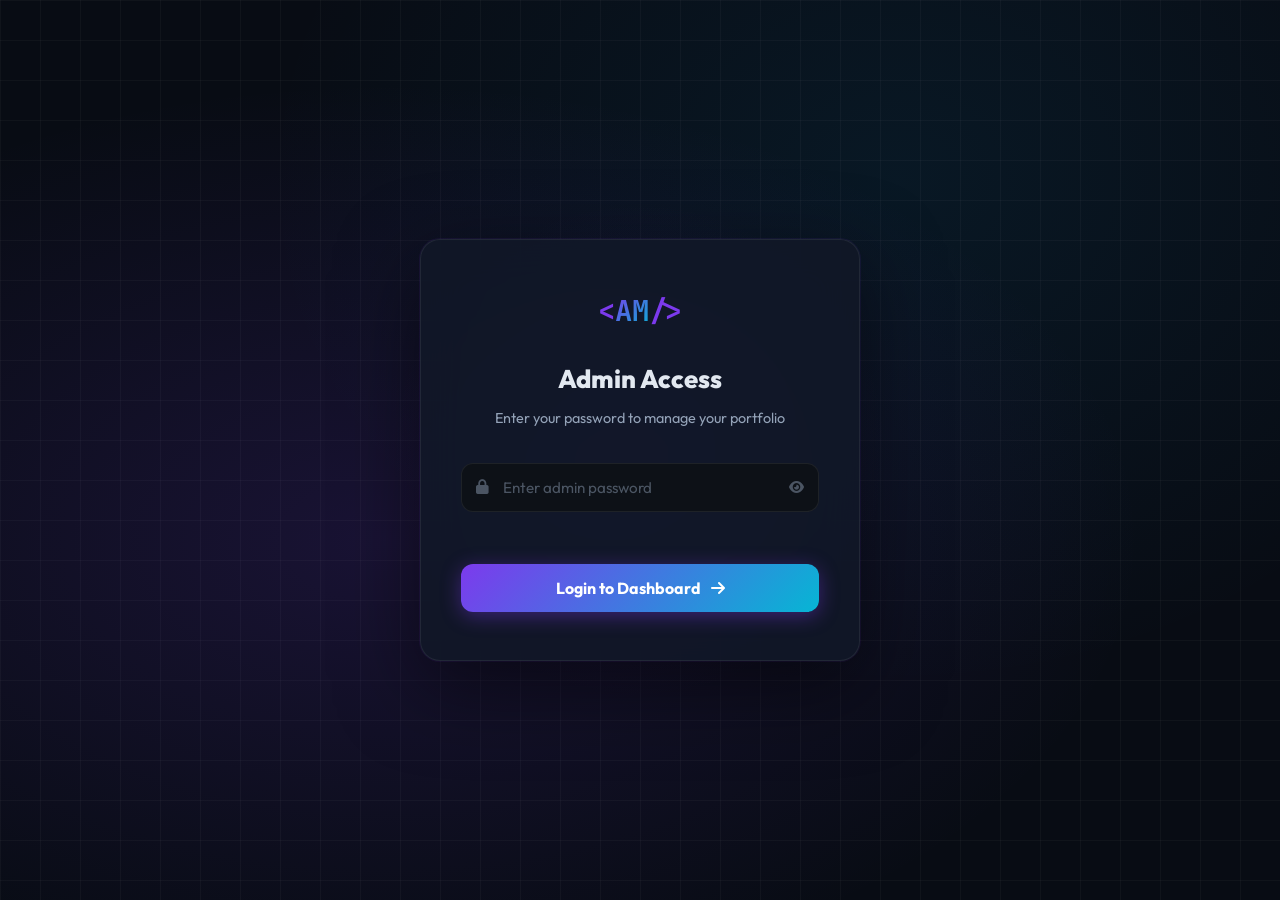
<file: admin.html>
<!DOCTYPE html>
<html lang="en">
<head>
  <meta charset="UTF-8" />
  <meta name="viewport" content="width=device-width, initial-scale=1.0" />
  <title>Portfolio Admin Dashboard</title>
  <link rel="preconnect" href="https://fonts.googleapis.com" />
  <link href="https://fonts.googleapis.com/css2?family=Outfit:wght@300;400;500;600;700;800&family=JetBrains+Mono:wght@400;500&display=swap" rel="stylesheet" />
  <link rel="stylesheet" href="https://cdnjs.cloudflare.com/ajax/libs/font-awesome/6.5.0/css/all.min.css" />
  <link rel="stylesheet" href="admin.css" />
</head>
<body>

<!-- ═══════════ LOGIN SCREEN ═══════════ -->
<div class="login-screen" id="loginScreen">
  <div class="login-bg">
    <div class="login-grid-lines"></div>
    <div class="login-glow"></div>
  </div>
  <div class="login-card" id="loginCard">
    <div class="login-logo">
      <span class="logo-bracket">&lt;</span><span class="logo-name">AM</span><span class="logo-bracket">/&gt;</span>
    </div>
    <h1 class="login-title">Admin Access</h1>
    <p class="login-subtitle">Enter your password to manage your portfolio</p>

    <div class="login-form">
      <div class="login-input-wrap">
        <i class="fas fa-lock"></i>
        <input type="password" id="loginPasswordInput" placeholder="Enter admin password" autocomplete="current-password" />
        <button type="button" id="toggleLoginPwd" aria-label="Toggle password visibility">
          <i class="fas fa-eye" id="loginEyeIcon"></i>
        </button>
      </div>
      <p class="login-error" id="loginError"></p>
      <button class="login-btn" id="loginBtn">
        <span>Login to Dashboard</span>
        <i class="fas fa-arrow-right"></i>
      </button>

    </div>
  </div>
</div>

<!-- ═══════════ MAIN DASHBOARD ═══════════ -->
<div class="dashboard" id="dashboard" style="display:none">

  <!-- SIDEBAR -->
  <aside class="sidebar" id="sidebar">
    <div class="sidebar-header">
      <div class="sidebar-logo">
        <span class="logo-bracket">&lt;</span><span class="logo-name">AM</span><span class="logo-bracket">/&gt;</span>
      </div>
      <p class="sidebar-label">Portfolio CMS</p>
    </div>

    <nav class="sidebar-nav" id="sidebarNav">
      <button class="nav-item active" data-panel="overview" id="navOverview">
        <i class="fas fa-th-large"></i><span>Overview</span>
      </button>
      <div class="nav-divider"><span>Sections</span></div>
      <button class="nav-item" data-panel="hero" id="navHero">
        <i class="fas fa-home"></i><span>Hero</span>
      </button>
      <button class="nav-item" data-panel="about" id="navAbout">
        <i class="fas fa-user"></i><span>About</span>
      </button>
      <button class="nav-item" data-panel="skills" id="navSkills">
        <i class="fas fa-tools"></i><span>Skills</span>
      </button>
      <button class="nav-item" data-panel="projects" id="navProjects">
        <i class="fas fa-folder-open"></i><span>Projects</span>
      </button>
      <button class="nav-item" data-panel="experience" id="navExperience">
        <i class="fas fa-briefcase"></i><span>Experience</span>
      </button>
      <button class="nav-item" data-panel="testimonials" id="navTestimonials">
        <i class="fas fa-quote-right"></i><span>Testimonials</span>
      </button>
      <button class="nav-item" data-panel="contact" id="navContact">
        <i class="fas fa-envelope"></i><span>Contact</span>
      </button>
      <div class="nav-divider"><span>System</span></div>
      <button class="nav-item" data-panel="inbox" id="navInbox">
        <i class="fas fa-bell"></i><span>Inbox <span class="inbox-badge" id="inboxBadge" style="display:none"></span></span>
      </button>
      <button class="nav-item" data-panel="settings" id="navSettings">
        <i class="fas fa-cog"></i><span>Settings</span>
      </button>
    </nav>

    <div class="sidebar-footer">
      <a href="index.html" target="_blank" class="sidebar-action-btn" id="viewPortfolioBtn">
        <i class="fas fa-external-link-alt"></i><span>View Portfolio</span>
      </a>
      <button class="sidebar-action-btn danger" id="logoutBtn">
        <i class="fas fa-sign-out-alt"></i><span>Logout</span>
      </button>
    </div>
  </aside>

  <!-- MAIN CONTENT -->
  <div class="main-wrap">
    <!-- TOP BAR -->
    <header class="topbar">
      <div class="topbar-left">
        <button class="sidebar-toggle" id="sidebarToggle" aria-label="Toggle sidebar">
          <i class="fas fa-bars"></i>
        </button>
        <div class="breadcrumb">
          <span>Dashboard</span>
          <i class="fas fa-chevron-right"></i>
          <span id="breadcrumbSection">Overview</span>
        </div>
      </div>
      <div class="topbar-right">
        <button class="btn-reset" id="resetDataBtn" title="Reset to factory defaults">
          <i class="fas fa-undo"></i> Reset Defaults
        </button>
        <button class="btn-save" id="saveBtn">
          <i class="fas fa-save"></i> Save Changes
        </button>
      </div>
    </header>

    <!-- TOAST NOTIFICATIONS -->
    <div class="toast-container" id="toastContainer"></div>

    <!-- PANELS -->
    <main class="main-content">

      <!-- ── OVERVIEW PANEL ── -->
      <div class="panel active" id="panel-overview">
        <div class="panel-header">
          <h2 class="panel-title">Dashboard Overview</h2>
          <p class="panel-subtitle">Manage your portfolio content from one place</p>
        </div>
        <div class="overview-grid">
          <div class="overview-card" data-goto="hero"><i class="fas fa-home"></i><h3>Hero</h3><p>Name, title, description, stats</p></div>
          <div class="overview-card" data-goto="about"><i class="fas fa-user"></i><h3>About</h3><p>Bio, info, experience badge</p></div>
          <div class="overview-card" data-goto="skills"><i class="fas fa-tools"></i><h3>Skills</h3><p>Frontend, backend, tools</p></div>
          <div class="overview-card" data-goto="projects"><i class="fas fa-folder-open"></i><h3>Projects</h3><p>Showcase your best work</p></div>
          <div class="overview-card" data-goto="experience"><i class="fas fa-briefcase"></i><h3>Experience</h3><p>Work history & education</p></div>
          <div class="overview-card" data-goto="testimonials"><i class="fas fa-quote-right"></i><h3>Testimonials</h3><p>Client reviews & feedback</p></div>
          <div class="overview-card" data-goto="contact"><i class="fas fa-envelope"></i><h3>Contact</h3><p>Email, phone, social links</p></div>
          <div class="overview-card" data-goto="settings"><i class="fas fa-cog"></i><h3>Settings</h3><p>Site meta & password</p></div>
        </div>
        <div class="quick-tip">
          <i class="fas fa-lightbulb"></i>
          <span>Click any card to edit that section. Changes only apply after you click <strong>Save Changes</strong>.</span>
        </div>
      </div>

      <!-- ── HERO PANEL ── -->
      <div class="panel" id="panel-hero">
        <div class="panel-header">
          <h2 class="panel-title">Hero Section</h2>
          <p class="panel-subtitle">The first thing visitors see — make it count!</p>
        </div>
        <div class="form-grid">
          <div class="form-group">
            <label>Availability Tag</label>
            <input type="text" id="heroTag" placeholder="Available for Work" />
          </div>
          <div class="form-group">
            <label>Greeting Text</label>
            <input type="text" id="heroFirstName" placeholder="Hi, I'm" />
          </div>
          <div class="form-group">
            <label>Highlight Name</label>
            <input type="text" id="heroHighlightName" placeholder="Muhammad Asif" />
          </div>
          <div class="form-group full-width">
            <label>Description <span class="hint">HTML allowed, e.g. &lt;strong&gt;text&lt;/strong&gt;</span></label>
            <textarea id="heroDescription" rows="3" placeholder="A passionate Full-Stack Developer..."></textarea>
          </div>
        </div>

        <div class="section-divider"><span>Typed Words (the rotating phrases)</span></div>
        <div class="tag-input-wrap">
          <div class="tag-list" id="heroTypedTagList"></div>
          <div class="tag-add-row">
            <input type="text" id="heroTypedInput" placeholder="Add phrase and press Enter…" />
            <button class="btn-add-tag" id="heroTypedAddBtn"><i class="fas fa-plus"></i></button>
          </div>
        </div>

        <div class="section-divider"><span>Stats</span></div>
        <div id="heroStatsContainer" class="stats-edit-grid"></div>

        <div class="section-divider"><span>Skill Icons Orbit</span></div>
        <div class="form-grid">
          <div class="form-group full-width orbit-speed-wrap">
            <label>Orbit Circulation Speed <span class="hint">Lower = faster · Higher = slower</span></label>
            <div class="orbit-speed-row">
              <span class="orbit-speed-label-text"><i class="fas fa-bolt"></i> Fast</span>
              <input type="range" id="heroOrbitSpeed" min="3" max="30" step="1" value="12" />
              <span class="orbit-speed-label-text"><i class="fas fa-feather"></i> Slow</span>
              <span class="orbit-speed-value" id="heroOrbitSpeedVal">12s</span>
            </div>
          </div>
        </div>

        <div class="section-divider"><span>Profile Photo</span></div>
        <div class="image-upload-zone" id="heroUploadZone">
          <div class="img-upload-preview">
            <img id="heroImgPreviewEl" src="profile.png" alt="Hero Profile" />
          </div>
          <div class="img-upload-controls">
            <label class="btn-upload-img" for="heroImageInput">
              <i class="fas fa-cloud-upload-alt"></i> Upload Profile Photo
            </label>
            <input type="file" id="heroImageInput" accept="image/jpeg,image/png,image/webp,image/gif" />
            <p class="img-upload-hint"><i class="fas fa-info-circle"></i> JPG, PNG, WEBP · Max 8 MB · Used in Hero &amp; (optionally) About sections</p>
            <p class="img-upload-status" id="heroUploadStatus"></p>
          </div>
        </div>
      </div>

      <!-- ── ABOUT PANEL ── -->
      <div class="panel" id="panel-about">
        <div class="panel-header">
          <h2 class="panel-title">About Section</h2>
          <p class="panel-subtitle">Tell your story and share your background</p>
        </div>
        <div class="form-grid">
          <div class="form-group">
            <label>Heading Main Text</label>
            <input type="text" id="aboutHeading" placeholder="Full-Stack Developer &" />
          </div>
          <div class="form-group">
            <label>Heading Highlight (Gradient)</label>
            <input type="text" id="aboutHeadingHighlight" placeholder="Creative Thinker" />
          </div>
          <div class="form-group full-width">
            <label>Bio Paragraph 1 <span class="hint">HTML allowed</span></label>
            <textarea id="aboutText1" rows="3"></textarea>
          </div>
          <div class="form-group full-width">
            <label>Bio Paragraph 2 <span class="hint">HTML allowed</span></label>
            <textarea id="aboutText2" rows="3"></textarea>
          </div>
        </div>

        <div class="section-divider"><span>Info Grid</span></div>
        <div class="form-grid">
          <div class="form-group">
            <label><i class="fas fa-user"></i> Full Name</label>
            <input type="text" id="aboutName" />
          </div>
          <div class="form-group">
            <label><i class="fas fa-envelope"></i> Email</label>
            <input type="email" id="aboutEmail" />
          </div>
          <div class="form-group">
            <label><i class="fas fa-map-marker-alt"></i> Location</label>
            <input type="text" id="aboutLocation" />
          </div>
          <div class="form-group">
            <label><i class="fas fa-graduation-cap"></i> Degree</label>
            <input type="text" id="aboutDegree" />
          </div>
          <div class="form-group">
            <label>Experience Badge (e.g. 5+)</label>
            <input type="text" id="aboutExpYears" placeholder="5+" />
          </div>
        </div>

        <div class="section-divider"><span>About Section Image</span></div>
        <div class="image-upload-zone" id="aboutUploadZone">
          <div class="img-upload-preview">
            <img id="aboutImgPreviewEl" src="profile.png" alt="About" />
          </div>
          <div class="img-upload-controls">
            <label class="btn-upload-img" for="aboutImageInput">
              <i class="fas fa-cloud-upload-alt"></i> Upload About Image
            </label>
            <input type="file" id="aboutImageInput" accept="image/jpeg,image/png,image/webp,image/gif" />
            <button class="btn-sync-img" id="aboutSyncBtn" title="Use same photo as Hero">
              <i class="fas fa-sync-alt"></i> Use Hero Photo
            </button>
            <p class="img-upload-hint"><i class="fas fa-info-circle"></i> JPG, PNG, WEBP · Max 8 MB</p>
            <p class="img-upload-status" id="aboutUploadStatus"></p>
          </div>
        </div>
      </div>

      <!-- ── SKILLS PANEL ── -->
      <div class="panel" id="panel-skills">
        <div class="panel-header">
          <h2 class="panel-title">Skills Section</h2>
          <p class="panel-subtitle">Manage your skills across all three tabs</p>
        </div>
        <div class="tabs-row">
          <button class="tab-btn active" data-skillstab="frontend" id="skillTabFrontend">Frontend</button>
          <button class="tab-btn" data-skillstab="backend" id="skillTabBackend">Backend</button>
          <button class="tab-btn" data-skillstab="tools" id="skillTabTools">Tools & Design</button>
        </div>
        <div class="skill-tab-content active" id="skillContent-frontend"><div class="skill-list" id="skillList-frontend"></div></div>
        <div class="skill-tab-content" id="skillContent-backend"><div class="skill-list" id="skillList-backend"></div></div>
        <div class="skill-tab-content" id="skillContent-tools"><div class="skill-list" id="skillList-tools"></div></div>
        <div class="add-item-bar">
          <button class="btn-add-item" id="addSkillBtn"><i class="fas fa-plus-circle"></i> Add Skill</button>
        </div>
      </div>

      <!-- ── PROJECTS PANEL ── -->
      <div class="panel" id="panel-projects">
        <div class="panel-header">
          <h2 class="panel-title">Projects Section</h2>
          <p class="panel-subtitle">Showcase your best work</p>
        </div>
        <div class="list-container" id="projectsList"></div>
        <div class="add-item-bar">
          <button class="btn-add-item" id="addProjectBtn"><i class="fas fa-plus-circle"></i> Add Project</button>
        </div>
      </div>

      <!-- ── EXPERIENCE PANEL ── -->
      <div class="panel" id="panel-experience">
        <div class="panel-header">
          <h2 class="panel-title">Experience & Education</h2>
          <p class="panel-subtitle">Your work history and academic background</p>
        </div>
        <div class="list-container" id="experienceList"></div>
        <div class="add-item-bar">
          <button class="btn-add-item" id="addExperienceBtn"><i class="fas fa-plus-circle"></i> Add Entry</button>
        </div>
      </div>

      <!-- ── TESTIMONIALS PANEL ── -->
      <div class="panel" id="panel-testimonials">
        <div class="panel-header">
          <h2 class="panel-title">Testimonials</h2>
          <p class="panel-subtitle">Client reviews and feedback</p>
        </div>
        <div class="list-container" id="testimonialsList"></div>
        <div class="add-item-bar">
          <button class="btn-add-item" id="addTestimonialBtn"><i class="fas fa-plus-circle"></i> Add Testimonial</button>
        </div>
      </div>

      <!-- ── CONTACT PANEL ── -->
      <div class="panel" id="panel-contact">
        <div class="panel-header">
          <h2 class="panel-title">Contact Section</h2>
          <p class="panel-subtitle">Contact details and social media links</p>
        </div>
        <div class="form-grid">
          <div class="form-group full-width">
            <label>Section Heading</label>
            <input type="text" id="contactHeading" />
          </div>
          <div class="form-group full-width">
            <label>Subtext</label>
            <textarea id="contactSubtext" rows="2"></textarea>
          </div>
          <div class="form-group">
            <label><i class="fas fa-envelope"></i> Email</label>
            <input type="email" id="contactEmail" />
          </div>
          <div class="form-group">
            <label><i class="fas fa-phone"></i> Phone</label>
            <input type="text" id="contactPhone" />
          </div>
          <div class="form-group">
            <label><i class="fas fa-map-marker-alt"></i> Location</label>
            <input type="text" id="contactLocation" />
          </div>
        </div>

        <div class="section-divider"><span>Social Links</span></div>
        <div class="form-grid">
          <div class="form-group">
            <label><i class="fab fa-github"></i> GitHub URL</label>
            <input type="url" id="socialGithub" placeholder="https://github.com/..." />
          </div>
          <div class="form-group">
            <label><i class="fab fa-linkedin-in"></i> LinkedIn URL</label>
            <input type="url" id="socialLinkedin" placeholder="https://linkedin.com/in/..." />
          </div>
          <div class="form-group">
            <label><i class="fab fa-twitter"></i> Twitter URL</label>
            <input type="url" id="socialTwitter" placeholder="https://twitter.com/..." />
          </div>
          <div class="form-group">
            <label><i class="fab fa-dribbble"></i> Dribbble URL</label>
            <input type="url" id="socialDribbble" placeholder="https://dribbble.com/..." />
          </div>
          <div class="form-group">
            <label><i class="fab fa-instagram"></i> Instagram URL</label>
            <input type="url" id="socialInstagram" placeholder="https://instagram.com/..." />
          </div>
        </div>

        <div class="section-divider"><span><i class="fab fa-whatsapp"></i> WhatsApp Notification API</span></div>
        <div class="form-grid">
          <div class="form-group full-width">
            <label>Enable WhatsApp Notifications
              <span class="hint">Send a WhatsApp message to your number every time someone submits the contact form</span>
            </label>
            <label class="toggle-switch">
              <input type="checkbox" id="waEnabled" />
              <span class="toggle-slider"></span>
              <span class="toggle-label" id="waEnabledLabel">Disabled</span>
            </label>
          </div>
          <div class="form-group">
            <label>API Key <span class="hint">Your X-Api-Key from wa-server</span></label>
            <input type="password" id="waApiKey" placeholder="Enter your API key" autocomplete="off" />
          </div>
          <div class="form-group">
            <label>Account Name <span class="hint">"account_name" from your WA session</span></label>
            <input type="text" id="waAccountName" placeholder="e.g. My Marketing Account" />
          </div>
          <div class="form-group full-width">
            <label>Your WhatsApp Number <span class="hint">Number to RECEIVE notifications — with country code, no spaces or + (e.g. 923001234567)</span></label>
            <input type="text" id="waTargetNumber" placeholder="e.g. 923001234567" />
          </div>
        </div>
      </div>

      <!-- ── INBOX PANEL ── -->
      <div class="panel" id="panel-inbox">
        <div class="panel-header">
          <h2 class="panel-title">Messages Inbox</h2>
          <p class="panel-subtitle">All contact form submissions from your portfolio visitors</p>
        </div>
        <div id="inboxContainer"><p class="inbox-empty"><i class="fas fa-inbox"></i><br>No messages yet. When visitors submit the contact form, they appear here.</p></div>
      </div>

      <!-- ── SETTINGS PANEL ── -->
      <div class="panel" id="panel-settings">
        <div class="panel-header">
          <h2 class="panel-title">Settings</h2>
          <p class="panel-subtitle">Site metadata and admin password</p>
        </div>
        <div class="form-grid">
          <div class="form-group">
            <label>Your Display Name</label>
            <input type="text" id="metaName" />
          </div>
          <div class="form-group">
            <label>Your Role / Tagline</label>
            <input type="text" id="metaRole" />
          </div>
          <div class="form-group">
            <label>Brand Logo Text <span class="hint">2-3 chars shown in navbar &amp; loader, e.g. "MAS" or "MS"</span></label>
            <input type="text" id="metaBrandText" placeholder="e.g. MAS" maxlength="4" />
          </div>
          <div class="form-group full-width">
            <label>Browser Tab Title</label>
            <input type="text" id="metaSiteTitle" />
          </div>
          <div class="form-group full-width">
            <label>Meta Description (SEO)</label>
            <textarea id="metaSiteDesc" rows="2"></textarea>
          </div>
          <div class="form-group full-width">
            <label>Footer Tagline</label>
            <input type="text" id="footerTagline" />
          </div>
        </div>

        <div class="section-divider"><span>Change Admin Password</span></div>
        <form id="changePwdForm" autocomplete="on" onsubmit="return false">
          <div class="form-grid">
            <div class="form-group">
              <label>Current Password</label>
              <div class="pwd-wrap"><input type="password" id="currentPwd" placeholder="Enter current password" autocomplete="current-password" /></div>
            </div>
            <div class="form-group">
              <label>New Password</label>
              <div class="pwd-wrap"><input type="password" id="newPwd" placeholder="New password" autocomplete="new-password" /></div>
            </div>
            <div class="form-group">
              <label>Confirm New Password</label>
              <div class="pwd-wrap"><input type="password" id="confirmPwd" placeholder="Repeat new password" autocomplete="new-password" /></div>
            </div>
          </div>
          <button class="btn-change-pwd" id="changePwdBtn" type="submit">
            <i class="fas fa-key"></i> Update Password
          </button>
        </form>

        <div class="section-divider danger-divider"><span>Danger Zone</span></div>
        <div class="danger-zone">
          <p>This will reset ALL portfolio content back to the original defaults. This action cannot be undone.</p>
          <button class="btn-danger" id="hardResetBtn"><i class="fas fa-trash-alt"></i> Reset Everything to Defaults</button>
        </div>
      </div>

    </main>
  </div>
</div>

<script src="data.js?v=8"></script>
<script src="admin.js?v=8"></script>
</body>
</html>
</file>
<file: style.css>
/* ════════════════════════════════════════════════════════════════
   PORTFOLIO CSS — Premium Dark/Light Mode Professional Portfolio
   ════════════════════════════════════════════════════════════════ */

/* ─── CSS VARIABLES (THEME TOKENS) ─── */
:root {
  --primary: hsl(250, 84%, 65%);
  --primary-light: hsl(250, 84%, 75%);
  --primary-dark: hsl(250, 84%, 50%);
  --secondary: hsl(195, 95%, 55%);
  --accent: hsl(320, 90%, 65%);

  --gradient-primary: linear-gradient(135deg, hsl(250,84%,65%), hsl(195,95%,55%));
  --gradient-hero: linear-gradient(135deg, hsl(250,84%,15%), hsl(220,40%,8%));

  /* Dark Theme (default) */
  --bg-base: hsl(222, 30%, 6%);
  --bg-surface: hsl(222, 28%, 9%);
  --bg-card: hsl(222, 26%, 12%);
  --bg-card-hover: hsl(222, 25%, 15%);
  --bg-glass: hsla(222, 30%, 12%, 0.8);
  --border: hsla(222, 30%, 100%, 0.08);
  --border-hover: hsla(250, 84%, 65%, 0.4);

  --text-primary: hsl(220, 30%, 96%);
  --text-secondary: hsl(220, 20%, 70%);
  --text-muted: hsl(220, 15%, 50%);

  --shadow-sm: 0 2px 8px hsla(0,0%,0%,0.3);
  --shadow-md: 0 8px 30px hsla(0,0%,0%,0.4);
  --shadow-lg: 0 20px 60px hsla(0,0%,0%,0.5);
  --shadow-glow: 0 0 40px hsla(250,84%,65%,0.25);

  --nav-height: 70px;
  --transition: 0.3s cubic-bezier(0.4,0,0.2,1);
  --transition-slow: 0.6s cubic-bezier(0.4,0,0.2,1);
  --radius-sm: 8px;
  --radius-md: 16px;
  --radius-lg: 24px;
  --radius-xl: 32px;
}

[data-theme="light"] {
  --bg-base: hsl(210, 30%, 96%);
  --bg-surface: hsl(0, 0%, 100%);
  --bg-card: hsl(0, 0%, 100%);
  --bg-card-hover: hsl(210, 30%, 93%);
  --bg-glass: hsla(0, 0%, 100%, 0.9);
  --border: hsla(220, 20%, 0%, 0.08);
  --border-hover: hsla(250, 84%, 65%, 0.4);

  --text-primary: hsl(220, 30%, 12%);
  --text-secondary: hsl(220, 20%, 35%);
  --text-muted: hsl(220, 15%, 55%);

  --shadow-sm: 0 2px 8px hsla(0,0%,0%,0.08);
  --shadow-md: 0 8px 30px hsla(0,0%,0%,0.12);
  --shadow-lg: 0 20px 60px hsla(0,0%,0%,0.15);
  --shadow-glow: 0 0 40px hsla(250,84%,65%,0.15);
}

/* ─── BASE RESET ─── */
*, *::before, *::after { box-sizing: border-box; margin: 0; padding: 0; }
html { scroll-behavior: smooth; overflow-x: hidden; }
body {
  font-family: 'Outfit', sans-serif;
  background-color: var(--bg-base);
  color: var(--text-primary);
  line-height: 1.6;
  overflow-x: hidden;
  width: 100%;
  transition: background-color var(--transition), color var(--transition);
}
a { text-decoration: none; color: inherit; }
ul { list-style: none; }
img { max-width: 100%; display: block; }
button { cursor: pointer; border: none; background: none; font-family: inherit; }

/* ─── SCROLLBAR ─── */
::-webkit-scrollbar { width: 6px; }
::-webkit-scrollbar-track { background: var(--bg-base); }
::-webkit-scrollbar-thumb { background: var(--primary); border-radius: 3px; }

/* ─── CUSTOM CURSOR ─── */
.cursor-outer, .cursor-inner {
  position: fixed;
  border-radius: 50%;
  pointer-events: none;
  z-index: 9999;
  transform: translate(-50%, -50%);
  transition: transform 0.08s ease, opacity 0.3s ease;
}
.cursor-outer {
  width: 36px; height: 36px;
  border: 2px solid hsla(250,84%,65%,0.5);
  transition: width 0.2s, height 0.2s, border-color 0.2s, transform 0.12s ease;
}
.cursor-inner {
  width: 8px; height: 8px;
  background: var(--primary);
  transition: width 0.2s, height 0.2s, transform 0.05s ease;
}
body.cursor-hover .cursor-outer { width: 56px; height: 56px; border-color: var(--primary); }
body.cursor-hover .cursor-inner { width: 4px; height: 4px; }

@media (hover: none) { .cursor-outer, .cursor-inner { display: none; } }

/* ─── PAGE LOADER ─── */
.page-loader {
  position: fixed; inset: 0;
  background: var(--bg-base);
  z-index: 10000;
  display: flex; flex-direction: column;
  align-items: center; justify-content: center; gap: 28px;
  transition: opacity 0.6s ease, visibility 0.6s ease;
}
.page-loader.hidden { opacity: 0; visibility: hidden; pointer-events: none; }

/* Loader ring (mini version of hero ring) */
.loader-ring-outer {
  position: relative;
  width: 200px; height: 200px;
  display: flex; align-items: center; justify-content: center;
  animation: float 3s ease-in-out infinite;
}
.loader-ring-outer::before, .loader-ring-outer::after {
  content: ''; position: absolute; border-radius: 50%;
  border: 1px solid hsla(250,84%,65%,0.25);
}
.loader-ring-outer::before { inset: -12px; animation: rotateRing 15s linear infinite; }
.loader-ring-outer::after  { inset: -24px; animation: rotateRing 25s linear infinite reverse; border-color: hsla(195,95%,55%,0.15); }

.loader-ring-inner {
  width: 120px; height: 120px; border-radius: 50%;
  background: var(--gradient-primary);
  padding: 3px;
  display: flex; align-items: center; justify-content: center;
  box-shadow: 0 0 50px hsla(250,84%,65%,0.45);
  font-family: 'JetBrains Mono', monospace;
  font-size: 1.1rem; font-weight: 700; color: #fff;
  gap: 2px;
}
.loader-bracket { color: rgba(255,255,255,0.7); }

/* Orbiting skill badges inside loader */
.loader-orbit-badge {
  position: absolute; width: 36px; height: 36px; border-radius: 50%;
  background: var(--bg-card); border: 1px solid hsla(250,84%,65%,0.3);
  display: flex; align-items: center; justify-content: center;
  font-size: 0.95rem; box-shadow: var(--shadow-md);
  animation: loaderOrbit var(--orbit-duration, 12s) linear infinite;
  transform-origin: calc(50% + 80px) 50%;
}
@keyframes loaderOrbit {
  from { transform: rotate(0deg) translateX(88px) rotate(0deg); }
  to   { transform: rotate(360deg) translateX(88px) rotate(-360deg); }
}

.loader-tagline {
  font-size: 0.8rem; color: var(--text-muted);
  letter-spacing: 0.08em; text-transform: uppercase;
  animation: fadeInUp 0.8s ease 0.3s both;
}
@keyframes fadeInUp { from { opacity:0; transform:translateY(8px); } to { opacity:1; transform:translateY(0); } }

/* OLD loader classes kept only so nothing breaks (unused now) */
.loader-logo, .loader-bar, .loader-progress, .loader-text { display: none; }
@keyframes loadProgress { to { width: 100%; } }


/* ─── NAVBAR ─── */
.navbar {
  position: fixed; top: 0; left: 0; right: 0;
  height: var(--nav-height); z-index: 1000;
  transition: all var(--transition);
}
.navbar.scrolled {
  background: var(--bg-glass);
  backdrop-filter: blur(20px);
  -webkit-backdrop-filter: blur(20px);
  border-bottom: 1px solid var(--border);
  box-shadow: var(--shadow-md);
}
.nav-container {
  max-width: 1280px; margin: 0 auto;
  padding: 0 24px; height: 100%;
  display: flex; align-items: center; justify-content: space-between;
}
.nav-logo {
  font-family: 'JetBrains Mono', monospace;
  font-size: 1.4rem; font-weight: 700;
  display: flex; align-items: center; gap: 2px;
}
.logo-bracket { color: var(--primary); }
.logo-name {
  background: var(--gradient-primary); -webkit-background-clip: text;
  -webkit-text-fill-color: transparent; background-clip: text;
}
.nav-links { display: flex; align-items: center; gap: 8px; }
.nav-link {
  padding: 6px 14px; border-radius: var(--radius-sm);
  color: var(--text-secondary); font-weight: 500;
  font-size: 0.92rem; transition: all var(--transition);
  position: relative;
}
.nav-link::after {
  content: ''; position: absolute; bottom: 0; left: 50%; right: 50%;
  height: 2px; background: var(--gradient-primary); border-radius: 1px;
  transition: all var(--transition);
}
.nav-link:hover, .nav-link.active { color: var(--text-primary); }
.nav-link:hover::after, .nav-link.active::after { left: 14px; right: 14px; }
.nav-actions { display: flex; align-items: center; gap: 12px; }

.theme-toggle {
  width: 40px; height: 40px; border-radius: 50%;
  background: var(--bg-card); border: 1px solid var(--border);
  color: var(--text-secondary); font-size: 1rem;
  display: flex; align-items: center; justify-content: center;
  transition: all var(--transition);
}
.theme-toggle:hover { border-color: var(--primary); color: var(--primary); transform: rotate(20deg); }

.hamburger { display: none; flex-direction: column; gap: 5px; padding: 4px; }
.hamburger span {
  display: block; width: 24px; height: 2px;
  background: var(--text-primary); border-radius: 2px;
  transition: all var(--transition);
}
.hamburger.open span:nth-child(1) { transform: translateY(7px) rotate(45deg); }
.hamburger.open span:nth-child(2) { opacity: 0; }
.hamburger.open span:nth-child(3) { transform: translateY(-7px) rotate(-45deg); }

/* Mobile Nav */
.mobile-nav-overlay {
  position: fixed; inset: 0; top: var(--nav-height);
  background: var(--bg-glass);
  backdrop-filter: blur(20px); -webkit-backdrop-filter: blur(20px);
  z-index: 999; padding: 32px 24px;
  display: flex; flex-direction: column; justify-content: flex-start;
  transform: translateX(100%); transition: transform var(--transition-slow);
}
.mobile-nav-overlay.open { transform: translateX(0); }
.mobile-nav-links { display: flex; flex-direction: column; gap: 8px; }
.mobile-nav-link {
  display: block; padding: 14px 20px; font-size: 1.1rem; font-weight: 500;
  color: var(--text-secondary); border-radius: var(--radius-md);
  border: 1px solid transparent; transition: all var(--transition);
}
.mobile-nav-link:hover { color: var(--primary); border-color: var(--border); background: var(--bg-card); }

/* ─── BUTTONS ─── */
.btn {
  display: inline-flex; align-items: center; gap: 8px;
  padding: 12px 28px; border-radius: var(--radius-md);
  font-family: 'Outfit', sans-serif; font-size: 0.95rem; font-weight: 600;
  cursor: pointer; border: none; transition: all var(--transition);
  position: relative; overflow: hidden;
}
.btn::before {
  content: ''; position: absolute; inset: 0;
  background: rgba(255,255,255,0.1); opacity: 0; transition: opacity var(--transition);
}
.btn:hover::before { opacity: 1; }
.btn-primary {
  background: var(--gradient-primary); color: #fff;
  box-shadow: 0 4px 20px hsla(250,84%,65%,0.35);
}
.btn-primary:hover { transform: translateY(-2px); box-shadow: 0 8px 30px hsla(250,84%,65%,0.5); }
.btn-outline {
  background: transparent; color: var(--text-primary);
  border: 1px solid var(--border);
}
.btn-outline:hover { border-color: var(--primary); color: var(--primary); transform: translateY(-2px); }
.btn-sm { padding: 8px 20px; font-size: 0.875rem; border-radius: var(--radius-sm); }
.btn-full { width: 100%; justify-content: center; }

/* ─── GRADIENT TEXT ─── */
.gradient-text {
  background: var(--gradient-primary); -webkit-background-clip: text;
  -webkit-text-fill-color: transparent; background-clip: text;
}

/* ─── SECTIONS ─── */
.section { padding: 100px 0; position: relative; }
.container { max-width: 1280px; margin: 0 auto; padding: 0 24px; }
.section-header { text-align: center; margin-bottom: 60px; }
.section-tag {
  display: inline-flex; align-items: center; gap: 8px;
  padding: 6px 16px; border-radius: 999px;
  background: hsla(250,84%,65%,0.1); border: 1px solid hsla(250,84%,65%,0.25);
  color: var(--primary); font-size: 0.8rem; font-weight: 600;
  letter-spacing: 0.1em; text-transform: uppercase; margin-bottom: 16px;
}
.section-title {
  font-size: clamp(2rem, 4vw, 3rem); font-weight: 800; line-height: 1.15;
  color: var(--text-primary); margin-bottom: 12px;
}
.section-desc { color: var(--text-muted); font-size: 1.05rem; }

/* ─── HERO SECTION ─── */
.hero {
  min-height: 100vh; position: relative;
  display: flex; align-items: center; overflow: hidden;
  background: var(--bg-base);
  width: 100%;
}
.hero-canvas {
  position: absolute; inset: 0; z-index: 0;
  width: 100%; height: 100%;
}
.hero-container {
  max-width: 1280px; margin: 0 auto; padding: 120px 24px 80px;
  display: grid; grid-template-columns: 1fr 1fr;
  gap: 60px; align-items: center; position: relative; z-index: 1;
  width: 100%; min-width: 0;
}
.hero-tag {
  display: inline-flex; align-items: center; gap: 8px;
  padding: 8px 18px; border-radius: 999px;
  background: hsla(145,80%,50%,0.1); border: 1px solid hsla(145,80%,50%,0.3);
  color: hsl(145,80%,55%); font-size: 0.85rem; font-weight: 600;
  width: fit-content; margin-bottom: 24px;
}
.status-dot {
  width: 8px; height: 8px; border-radius: 50%;
  background: hsl(145,80%,55%);
}
.status-dot.pulse { animation: pulseDot 2s infinite; }
@keyframes pulseDot {
  0%, 100% { box-shadow: 0 0 0 0 hsla(145,80%,55%,0.4); }
  50% { box-shadow: 0 0 0 8px hsla(145,80%,55%,0); }
}
.hero-title {
  font-size: clamp(2.4rem, 5vw, 4rem); font-weight: 900;
  line-height: 1.1; margin-bottom: 20px; color: var(--text-primary);
}
.hero-subtitle {
  font-size: clamp(1.2rem, 2.5vw, 1.6rem); font-weight: 500;
  color: var(--text-secondary); margin-bottom: 20px;
  display: flex; align-items: center; gap: 8px; flex-wrap: wrap;
}
.typed-text { color: var(--primary); }
.cursor-blink { color: var(--primary); animation: blink 1s infinite; }
@keyframes blink { 0%, 100% { opacity: 1; } 50% { opacity: 0; } }
.hero-desc { color: var(--text-secondary); font-size: 1.05rem; max-width: 520px; margin-bottom: 36px; line-height: 1.7; }
.hero-actions { display: flex; gap: 16px; flex-wrap: wrap; margin-bottom: 48px; }
.hero-stats { display: flex; align-items: center; gap: 0; }
.stat-item { text-align: center; padding: 0 28px; }
.stat-item:first-child { padding-left: 0; }
.stat-number {
  display: block; font-size: 2.2rem; font-weight: 900;
  background: var(--gradient-primary); -webkit-background-clip: text;
  -webkit-text-fill-color: transparent; background-clip: text; line-height: 1;
}
.stat-plus { color: var(--primary); font-weight: 700; font-size: 1.4rem; }
.stat-label { display: block; color: var(--text-muted); font-size: 0.8rem; margin-top: 4px; }
.stat-divider { width: 1px; height: 48px; background: var(--border); }

/* Profile Visual */
.hero-visual { display: flex; align-items: center; justify-content: center; overflow: visible; }
.profile-ring-outer {
  position: relative; width: 420px; height: 420px;
  display: flex; align-items: center; justify-content: center;
  animation: float 6s ease-in-out infinite;
}
.profile-ring-outer::before, .profile-ring-outer::after {
  content: ''; position: absolute; border-radius: 50%;
  border: 1px solid hsla(250,84%,65%,0.2);
}
.profile-ring-outer::before { inset: -20px; animation: rotateRing 20s linear infinite; }
.profile-ring-outer::after { inset: -40px; animation: rotateRing 30s linear infinite reverse; border-color: hsla(195,95%,55%,0.15); }
@keyframes rotateRing { from { transform: rotate(0deg); } to { transform: rotate(360deg); } }
.profile-ring-inner {
  width: 340px; height: 340px; border-radius: 50%;
  background: var(--gradient-primary);
  padding: 4px;
  box-shadow: var(--shadow-glow);
}
@keyframes float {
  0%, 100% { transform: translateY(0); }
  50% { transform: translateY(-16px); }
}
.profile-image-wrap {
  width: 100%; height: 100%; border-radius: 50%; overflow: hidden;
  background: var(--bg-card);
}
.profile-img { width: 100%; height: 100%; object-fit: cover; }
.tech-badge {
  position: absolute; width: 48px; height: 48px; border-radius: 50%;
  background: var(--bg-card); border: 1px solid var(--border);
  display: flex; align-items: center; justify-content: center;
  font-size: 1.3rem; box-shadow: var(--shadow-md);
  animation: orbit var(--orbit-duration, 12s) linear infinite;
  transform-origin: calc(50% + 170px) 50%;
  cursor: pointer;
}
@keyframes orbit {
  from { transform: rotate(0deg) translateX(190px) rotate(0deg); }
  to   { transform: rotate(360deg) translateX(190px) rotate(-360deg); }
}

/* Pause ALL badges when hovering anywhere on the profile ring */
.profile-ring-outer:hover .tech-badge {
  animation-play-state: paused;
}

/* Skill name tooltip (appears above on badge hover) */
.tech-badge::after {
  content: attr(data-name);
  position: absolute; bottom: calc(100% + 8px); left: 50%;
  transform: translateX(-50%) translateY(6px);
  background: var(--bg-card); border: 1px solid var(--border);
  color: var(--text-primary);
  font-family: 'Outfit', sans-serif; font-size: 0.68rem; font-weight: 700;
  padding: 5px 10px; border-radius: 8px; white-space: nowrap;
  opacity: 0; pointer-events: none;
  transition: opacity 0.22s ease, transform 0.22s ease;
  box-shadow: var(--shadow-md); z-index: 20;
}
.tech-badge:hover::after {
  opacity: 1; transform: translateX(-50%) translateY(0);
}
.tech-badge:hover {
  border-color: var(--primary);
  box-shadow: 0 0 16px hsla(250,84%,65%,0.4);
  z-index: 10;
}

/* Mobile orbit — reduced radius to fit 260px ring within narrow viewports */
@keyframes orbit-mobile {
  from { transform: rotate(0deg)   translateX(105px) rotate(0deg); }
  to   { transform: rotate(360deg) translateX(105px) rotate(-360deg); }
}
/* Extra-small phones (< 400px) — even tighter */
@keyframes orbit-xs {
  from { transform: rotate(0deg)   translateX(88px) rotate(0deg); }
  to   { transform: rotate(360deg) translateX(88px) rotate(-360deg); }
}

/* Scroll indicator */
.scroll-indicator {
  position: absolute; bottom: 36px; left: 50%; transform: translateX(-50%);
  display: flex; flex-direction: column; align-items: center; gap: 8px;
  color: var(--text-muted); font-size: 0.78rem;
  animation: bounceScroll 2s infinite;
}
@keyframes bounceScroll { 0%, 100% { transform: translateX(-50%) translateY(0); } 50% { transform: translateX(-50%) translateY(8px); } }
.scroll-mouse {
  width: 22px; height: 36px; border: 2px solid var(--text-muted);
  border-radius: 11px; position: relative; display: flex; justify-content: center;
}
.scroll-wheel {
  width: 4px; height: 8px; background: var(--primary); border-radius: 2px;
  margin-top: 6px; animation: scrollWheel 1.5s infinite;
}
@keyframes scrollWheel { 0% { transform: translateY(0); opacity: 1; } 100% { transform: translateY(12px); opacity: 0; } }

/* ─── ABOUT SECTION ─── */
.about { background: var(--bg-surface); }
.about-grid {
  display: grid; grid-template-columns: 1fr 1fr;
  gap: 80px; align-items: center;
}
.about-visual { position: relative; padding: 20px 20px 40px 20px; }
.about-image-card {
  position: relative; border-radius: var(--radius-xl);
  overflow: hidden; box-shadow: var(--shadow-lg);
}
.about-img { width: 100%; height: 480px; object-fit: cover; }
.about-exp-badge {
  position: absolute; bottom: 0; right: 0;
  background: var(--gradient-primary); border-radius: var(--radius-md);
  padding: 20px 24px; text-align: center; box-shadow: var(--shadow-lg);
}
.exp-number { display: block; font-size: 2.5rem; font-weight: 900; color: #fff; line-height: 1; }
.exp-label { display: block; font-size: 0.8rem; color: rgba(255,255,255,0.8); margin-top: 4px; }
.about-code-snippet {
  position: absolute; top: 0; left: 0;
  background: var(--bg-card); border: 1px solid var(--border);
  border-radius: var(--radius-md); overflow: hidden;
  box-shadow: var(--shadow-lg); min-width: 220px;
}
.code-header {
  padding: 10px 14px; background: var(--bg-surface);
  display: flex; align-items: center; gap: 6px;
}
.code-dot { width: 10px; height: 10px; border-radius: 50%; }
.code-dot.red { background: #ff5f57; }
.code-dot.yellow { background: #ffbd2e; }
.code-dot.green { background: #28ca41; }
.code-filename { font-family: 'JetBrains Mono', monospace; font-size: 0.72rem; color: var(--text-muted); margin-left: auto; }
.code-body { padding: 14px; font-family: 'JetBrains Mono', monospace; font-size: 0.72rem; line-height: 1.8; }
.code-kw { color: #c792ea; }
.code-var { color: #82aaff; }
.code-key { color: #f07178; }
.code-str { color: #c3e88d; }
.code-bool { color: #ff9cac; }
[data-theme="light"] .code-kw { color: #7c3aed; }
[data-theme="light"] .code-var { color: #2563eb; }
[data-theme="light"] .code-key { color: #dc2626; }
[data-theme="light"] .code-str { color: #16a34a; }
[data-theme="light"] .code-bool { color: #ea580c; }

.about-heading { font-size: clamp(1.6rem, 3vw, 2.2rem); font-weight: 800; margin-bottom: 20px; line-height: 1.25; }
.about-text { color: var(--text-secondary); margin-bottom: 16px; line-height: 1.8; }
.about-info-grid { display: grid; grid-template-columns: 1fr 1fr; gap: 16px; margin: 32px 0; }
.info-item {
  display: flex; align-items: flex-start; gap: 12px;
  padding: 16px; border-radius: var(--radius-md);
  background: var(--bg-card); border: 1px solid var(--border);
  transition: all var(--transition);
}
.info-item:hover { border-color: var(--border-hover); transform: translateY(-2px); }
.info-item > i { color: var(--primary); font-size: 1rem; margin-top: 2px; flex-shrink: 0; }
.info-label { display: block; font-size: 0.75rem; color: var(--text-muted); text-transform: uppercase; letter-spacing: 0.05em; margin-bottom: 2px; }
.info-value { font-weight: 600; font-size: 0.9rem; }
.about-actions { display: flex; gap: 16px; flex-wrap: wrap; }

/* ─── SKILLS SECTION ─── */
.skills-tabs {
  display: flex; gap: 8px; margin-bottom: 40px;
  background: var(--bg-card); padding: 6px; border-radius: var(--radius-md);
  border: 1px solid var(--border); width: fit-content; margin-left: auto; margin-right: auto;
}
.skills-tab {
  padding: 10px 24px; border-radius: calc(var(--radius-md) - 4px);
  font-weight: 600; font-size: 0.9rem; color: var(--text-muted);
  transition: all var(--transition);
}
.skills-tab.active { background: var(--gradient-primary); color: #fff; box-shadow: 0 4px 12px hsla(250,84%,65%,0.3); }
.skills-tab:hover:not(.active) { color: var(--text-primary); background: var(--bg-card-hover); }
.skills-content { display: none; }
.skills-content.active { display: block; }
.skills-grid { display: grid; grid-template-columns: repeat(auto-fit, minmax(280px, 1fr)); gap: 20px; }
.skill-card {
  background: var(--bg-card); border: 1px solid var(--border);
  border-radius: var(--radius-md); padding: 24px;
  display: flex; flex-direction: column; gap: 12px;
  transition: all var(--transition); position: relative; overflow: hidden;
}
.skill-card::before {
  content: ''; position: absolute; inset: 0;
  background: var(--gradient-primary); opacity: 0; transition: opacity var(--transition);
}
.skill-card:hover { border-color: var(--border-hover); transform: translateY(-4px); box-shadow: var(--shadow-md); }
.skill-card:hover::before { opacity: 0.04; }
.skill-icon { font-size: 2rem; position: relative; z-index: 1; }
.skill-name { font-weight: 600; font-size: 0.95rem; position: relative; z-index: 1; }
.skill-bar-wrap {
  height: 6px; background: var(--border); border-radius: 3px;
  overflow: hidden; position: relative; z-index: 1;
}
.skill-bar {
  height: 100%; width: 0; border-radius: 3px;
  background: var(--gradient-primary); transition: width 1.2s cubic-bezier(0.4,0,0.2,1);
}
.skill-percent { font-size: 0.8rem; color: var(--text-muted); font-family: 'JetBrains Mono', monospace; text-align: right; position: relative; z-index: 1; }

/* ─── PROJECTS SECTION ─── */
.projects { background: var(--bg-surface); }
.projects-filter {
  display: flex; gap: 10px; flex-wrap: wrap; justify-content: center; margin-bottom: 40px;
}
.filter-btn {
  padding: 8px 22px; border-radius: 999px;
  font-weight: 600; font-size: 0.875rem; color: var(--text-muted);
  border: 1px solid var(--border); transition: all var(--transition);
}
.filter-btn.active, .filter-btn:hover {
  background: var(--gradient-primary); color: #fff;
  border-color: transparent; box-shadow: 0 4px 12px hsla(250,84%,65%,0.3);
}
.projects-grid { display: grid; grid-template-columns: repeat(auto-fit, minmax(340px, 1fr)); gap: 28px; margin-bottom: 48px; }
.project-card {
  background: var(--bg-card); border: 1px solid var(--border);
  border-radius: var(--radius-lg); overflow: hidden;
  transition: all var(--transition);
}
.project-card:hover { transform: translateY(-8px); box-shadow: var(--shadow-lg); border-color: var(--border-hover); }
.project-card.hidden { display: none; }
.project-image { position: relative; height: 200px; overflow: hidden; }
.project-img-placeholder {
  width: 100%; height: 100%;
  display: flex; align-items: center; justify-content: center;
  font-size: 3rem; color: rgba(255,255,255,0.8);
  transition: transform 0.5s ease;
}
.project-card:hover .project-img-placeholder { transform: scale(1.08); }
.gradient-1 { background: linear-gradient(135deg, #667eea, #764ba2); }
.gradient-2 { background: linear-gradient(135deg, #f093fb, #f5576c); }
.gradient-3 { background: linear-gradient(135deg, #4facfe, #00f2fe); }
.gradient-4 { background: linear-gradient(135deg, #43e97b, #38f9d7); }
.gradient-5 { background: linear-gradient(135deg, #fa709a, #fee140); }
.gradient-6 { background: linear-gradient(135deg, #30cfd0, #667eea); }
.project-overlay {
  position: absolute; inset: 0;
  background: rgba(0,0,0,0.6);
  display: flex; align-items: center; justify-content: center; gap: 16px;
  opacity: 0; transition: opacity var(--transition);
}
.project-card:hover .project-overlay { opacity: 1; }
.project-link {
  width: 48px; height: 48px; border-radius: 50%;
  background: rgba(255,255,255,0.15); backdrop-filter: blur(8px);
  border: 1px solid rgba(255,255,255,0.3); color: #fff;
  display: flex; align-items: center; justify-content: center;
  font-size: 1rem; transition: all var(--transition);
  transform: translateY(20px);
}
.project-card:hover .project-link { transform: translateY(0); }
.project-link:nth-child(2) { transition-delay: 0.05s; }
.project-link:hover { background: var(--primary); border-color: var(--primary); transform: scale(1.1) !important; }
.project-body { padding: 24px; }
.project-tags { display: flex; gap: 8px; flex-wrap: wrap; margin-bottom: 12px; }
.project-tag {
  padding: 4px 12px; border-radius: 999px;
  background: hsla(250,84%,65%,0.1); color: var(--primary);
  font-size: 0.75rem; font-weight: 600; border: 1px solid hsla(250,84%,65%,0.2);
}
.project-title { font-size: 1.15rem; font-weight: 700; margin-bottom: 8px; }
.project-desc { color: var(--text-secondary); font-size: 0.875rem; line-height: 1.6; }
.projects-cta { text-align: center; }

/* Show More button */
.projects-show-more {
  display: flex; align-items: center; justify-content: center; margin: 8px 0 32px;
}
.btn-show-more {
  display: inline-flex; align-items: center; gap: 10px;
  padding: 13px 32px; border-radius: 999px;
  background: transparent;
  border: 1.5px solid hsla(250,84%,65%,0.45);
  color: var(--primary); font-family: 'Outfit', sans-serif;
  font-size: 0.92rem; font-weight: 700; cursor: pointer;
  transition: all 0.25s ease;
  box-shadow: 0 0 0 0 hsla(250,84%,65%,0.3);
}
.btn-show-more:hover {
  background: var(--gradient-primary); color: #fff;
  border-color: transparent;
  box-shadow: 0 6px 24px hsla(250,84%,65%,0.35);
  transform: translateY(-2px);
}
.btn-show-more i {
  font-size: 0.85rem; transition: transform 0.25s ease;
  animation: bounceChevron 1.8s ease-in-out infinite;
}
@keyframes bounceChevron {
  0%, 100% { transform: translateY(0); }
  50%       { transform: translateY(4px); }
}

/* ─── EXPERIENCE / TIMELINE ─── */
.experience { background: var(--bg-base); }
.timeline-container { position: relative; max-width: 900px; margin: 0 auto; }
.timeline-container::before {
  content: ''; position: absolute; left: 50%; top: 0; bottom: 0; width: 2px;
  background: linear-gradient(to bottom, transparent, var(--primary), transparent);
  transform: translateX(-50%);
}
.timeline-item {
  display: grid; grid-template-columns: 1fr 60px 1fr;
  gap: 0; margin-bottom: 40px; align-items: start;
}
/* Left items: card in col 1, dot in col 2, empty col 3 */
.timeline-item--left .timeline-dot { grid-column: 2; grid-row: 1; }
.timeline-item--left .timeline-card { grid-column: 1; grid-row: 1; }
/* Right items: empty col 1, dot in col 2, card in col 3 */
.timeline-item--right .timeline-dot { grid-column: 2; grid-row: 1; }
.timeline-item--right .timeline-card { grid-column: 3; grid-row: 1; }
.timeline-dot {
  width: 48px; height: 48px; border-radius: 50%;
  background: var(--gradient-primary); color: #fff;
  display: flex; align-items: center; justify-content: center;
  font-size: 1rem; box-shadow: var(--shadow-glow);
  position: relative; z-index: 1; margin: 0 auto;
  justify-self: center;
}
.timeline-card {
  background: var(--bg-card); border: 1px solid var(--border);
  border-radius: var(--radius-md); padding: 24px;
  transition: all var(--transition);
}
.timeline-card:hover { border-color: var(--border-hover); transform: translateY(-4px); box-shadow: var(--shadow-md); }
.timeline-header {
  display: flex; justify-content: space-between; align-items: flex-start;
  gap: 12px; margin-bottom: 12px; flex-wrap: wrap;
}
.timeline-title { font-size: 1.05rem; font-weight: 700; margin-bottom: 4px; }
.timeline-company { color: var(--primary); font-weight: 600; font-size: 0.9rem; }
.timeline-meta { display: flex; flex-direction: column; gap: 4px; align-items: flex-end; }
.timeline-period, .timeline-location {
  font-size: 0.78rem; color: var(--text-muted);
  display: flex; align-items: center; gap: 4px;
}
.timeline-desc { color: var(--text-secondary); font-size: 0.875rem; line-height: 1.7; margin-bottom: 16px; }
.timeline-tags { display: flex; gap: 6px; flex-wrap: wrap; }
.timeline-tags span {
  padding: 3px 10px; border-radius: 999px;
  background: hsla(250,84%,65%,0.08); color: var(--primary);
  font-size: 0.72rem; font-weight: 600; border: 1px solid hsla(250,84%,65%,0.15);
}

/* ─── TESTIMONIALS ─── */
.testimonials { background: var(--bg-surface); }
.testimonials-swiper { padding-bottom: 60px !important; position: relative; }
.testimonial-card {
  background: var(--bg-card); border: 1px solid var(--border);
  border-radius: var(--radius-xl); padding: 36px;
  display: flex; flex-direction: column; gap: 20px;
  height: 100%; transition: all var(--transition);
}
.testimonial-card:hover { border-color: var(--border-hover); box-shadow: var(--shadow-md); }
.testimonial-quote { color: var(--primary); font-size: 2rem; line-height: 1; }
.testimonial-text { color: var(--text-secondary); font-size: 1.02rem; line-height: 1.8; flex: 1; font-style: italic; }
.testimonial-author { display: flex; align-items: center; gap: 16px; }
.author-avatar {
  width: 52px; height: 52px; border-radius: 50%;
  background: var(--gradient-primary); display: flex; align-items: center; justify-content: center;
  color: #fff; font-weight: 700; font-size: 0.95rem; flex-shrink: 0;
}
.author-name { font-weight: 700; font-size: 0.95rem; }
.author-role { color: var(--text-muted); font-size: 0.8rem; }
.testimonial-stars { margin-left: auto; color: #fbbf24; display: flex; gap: 2px; }
.swiper-pagination-bullet { background: var(--border); opacity: 1; width: 8px; height: 8px; }
.swiper-pagination-bullet-active { background: var(--primary); width: 24px; border-radius: 4px; }
.swiper-button-prev, .swiper-button-next {
  width: 44px !important; height: 44px !important;
  background: var(--bg-card); border: 1px solid var(--border);
  border-radius: 50%; color: var(--primary) !important;
  box-shadow: var(--shadow-sm);
  transition: all var(--transition);
}
.swiper-button-prev:hover, .swiper-button-next:hover {
  background: var(--primary); color: #fff !important;
  border-color: var(--primary);
}
.swiper-button-prev::after, .swiper-button-next::after { font-size: 14px !important; font-weight: 900; }

/* ─── CONTACT SECTION ─── */
.contact { background: var(--bg-base); }
.contact-grid { display: grid; grid-template-columns: 1fr 1.2fr; gap: 60px; align-items: start; }
.contact-heading { font-size: 1.6rem; font-weight: 800; margin-bottom: 16px; }
.contact-subtext { color: var(--text-secondary); line-height: 1.7; margin-bottom: 32px; }
.contact-cards { display: flex; flex-direction: column; gap: 14px; margin-bottom: 32px; }
.contact-card-item {
  display: flex; align-items: center; gap: 16px;
  padding: 18px 20px; border-radius: var(--radius-md);
  background: var(--bg-card); border: 1px solid var(--border);
  transition: all var(--transition); cursor: pointer;
}
.contact-card-item:hover { border-color: var(--border-hover); transform: translateX(4px); }
.contact-card-icon {
  width: 48px; height: 48px; border-radius: var(--radius-sm);
  background: hsla(250,84%,65%,0.1); color: var(--primary);
  display: flex; align-items: center; justify-content: center;
  font-size: 1.1rem; flex-shrink: 0;
}
.contact-card-label { display: block; font-size: 0.75rem; color: var(--text-muted); margin-bottom: 2px; }
.contact-card-value { font-weight: 600; font-size: 0.9rem; }
.social-links { display: flex; gap: 10px; flex-wrap: wrap; }
.social-link {
  width: 44px; height: 44px; border-radius: 50%;
  background: var(--bg-card); border: 1px solid var(--border);
  color: var(--text-secondary); font-size: 1rem;
  display: flex; align-items: center; justify-content: center;
  transition: all var(--transition);
}
.social-link:hover { background: var(--primary); border-color: var(--primary); color: #fff; transform: translateY(-4px) scale(1.1); }

/* Contact Form */
.contact-form-wrap {
  background: var(--bg-card); border: 1px solid var(--border);
  border-radius: var(--radius-xl); padding: 40px;
}
.form-row { display: grid; grid-template-columns: 1fr 1fr; gap: 20px; }
.form-group { display: flex; flex-direction: column; gap: 8px; margin-bottom: 20px; }
.form-group label { font-size: 0.875rem; font-weight: 600; color: var(--text-secondary); }
.input-wrap { position: relative; }
.input-wrap > i {
  position: absolute; left: 16px; top: 50%; transform: translateY(-50%);
  color: var(--text-muted); font-size: 0.9rem; pointer-events: none;
}
.textarea-wrap > i { top: 18px; transform: none; }
.input-wrap input, .input-wrap textarea {
  width: 100%; padding: 14px 14px 14px 44px;
  background: var(--bg-surface); border: 1px solid var(--border);
  border-radius: var(--radius-md); color: var(--text-primary);
  font-family: 'Outfit', sans-serif; font-size: 0.95rem;
  transition: all var(--transition); resize: none;
}
.input-wrap input:focus, .input-wrap textarea:focus {
  outline: none; border-color: var(--primary);
  box-shadow: 0 0 0 3px hsla(250,84%,65%,0.15);
}
.input-wrap input::placeholder, .input-wrap textarea::placeholder { color: var(--text-muted); }
.form-success {
  display: none; align-items: center; gap: 10px;
  padding: 14px 20px; border-radius: var(--radius-md); margin-top: 16px;
  background: hsla(145,80%,50%,0.1); border: 1px solid hsla(145,80%,50%,0.3);
  color: hsl(145,80%,55%); font-weight: 500;
}
.form-success.show { display: flex; }
.form-success i { font-size: 1.2rem; }

/* ─── FOOTER ─── */
.footer {
  background: var(--bg-surface);
  border-top: 1px solid var(--border);
  padding: 60px 0 0;
}
.footer-grid {
  display: grid; grid-template-columns: 2fr 1fr 1fr 2fr;
  gap: 48px; margin-bottom: 48px;
}
.footer-tagline { color: var(--text-muted); font-size: 0.9rem; margin: 16px 0 24px; max-width: 260px; line-height: 1.6; }
.footer-col-title { font-weight: 700; font-size: 0.9rem; margin-bottom: 16px; text-transform: uppercase; letter-spacing: 0.08em; }
.footer-links-col ul { display: flex; flex-direction: column; gap: 12px; }
.footer-links-col a { color: var(--text-muted); font-size: 0.875rem; transition: color var(--transition); }
.footer-links-col a:hover { color: var(--primary); }
.footer-newsletter p { color: var(--text-muted); font-size: 0.875rem; margin-bottom: 16px; line-height: 1.6; }
.newsletter-form { display: flex; gap: 8px; }
.newsletter-form input {
  flex: 1; padding: 12px 16px;
  background: var(--bg-card); border: 1px solid var(--border);
  border-radius: var(--radius-md); color: var(--text-primary);
  font-family: 'Outfit', sans-serif; font-size: 0.875rem; min-width: 0;
  transition: all var(--transition);
}
.newsletter-form input:focus { outline: none; border-color: var(--primary); }
.newsletter-form button {
  width: 46px; height: 46px; border-radius: var(--radius-md); flex-shrink: 0;
  background: var(--gradient-primary); color: #fff;
  display: flex; align-items: center; justify-content: center;
  transition: all var(--transition);
}
.newsletter-form button:hover { transform: translateX(2px); box-shadow: 0 4px 12px hsla(250,84%,65%,0.4); }
.footer-bottom {
  border-top: 1px solid var(--border);
  padding: 24px 0;
  display: flex; align-items: center; justify-content: space-between;
  color: var(--text-muted); font-size: 0.85rem; flex-wrap: wrap; gap: 12px;
}

/* ─── BACK TO TOP ─── */
.back-to-top {
  position: fixed; bottom: 32px; right: 32px;
  width: 48px; height: 48px; border-radius: 50%;
  background: var(--gradient-primary); color: #fff;
  display: flex; align-items: center; justify-content: center;
  font-size: 1rem; box-shadow: var(--shadow-md);
  opacity: 0; pointer-events: none; z-index: 500;
  transition: all var(--transition); transform: translateY(20px);
}
.back-to-top.visible { opacity: 1; pointer-events: all; transform: translateY(0); }
.back-to-top:hover { transform: translateY(-4px) !important; box-shadow: var(--shadow-lg); }

/* ─── RESPONSIVE ─── */
@media (max-width: 1024px) {
  .hero-container { grid-template-columns: 1fr; text-align: center; gap: 40px; padding-top: 100px; }
  .hero-content { order: 2; }
  .hero-visual { order: 1; }
  .hero-tag, .hero-actions, .hero-stats { margin-left: auto; margin-right: auto; }
  .hero-desc { margin-left: auto; margin-right: auto; }
  .about-grid { grid-template-columns: 1fr; gap: 48px; }
  .about-code-snippet { display: none; }
  .about-exp-badge { right: 0; bottom: 0; }
  .about-visual { padding: 0 0 20px 0; }
  .contact-grid { grid-template-columns: 1fr; }
  .footer-grid { grid-template-columns: 1fr 1fr; }
  /* Collapse timeline to single left-aligned column on tablet */
  .timeline-container::before { left: 24px; }
  .timeline-item { grid-template-columns: 60px 1fr; }
  .timeline-item--left .timeline-dot,
  .timeline-item--right .timeline-dot { grid-column: 1; grid-row: 1; margin: 0; }
  .timeline-item--left .timeline-card,
  .timeline-item--right .timeline-card { grid-column: 2; grid-row: 1; }
  .timeline-dot { margin: 0; }
}

@media (max-width: 768px) {
  .nav-links, .btn-sm { display: none; }
  .hamburger { display: flex; }
  .hero-stats { flex-direction: column; align-items: center; gap: 20px; }
  .stat-divider { width: 60px; height: 1px; }

  /* Scale down profile ring & keep orbit badges visible */
  .profile-ring-outer { width: 260px; height: 260px; overflow: visible; }
  .profile-ring-inner { width: 200px; height: 200px; }

  /* Smaller badges + tighter orbit so they stay within the viewport */
  .tech-badge {
    display: flex;
    width: 32px; height: 32px; font-size: 0.82rem;
    animation-name: orbit-mobile;
    transform-origin: calc(50% + 93px) 50%;
  }

  /* Scale loader ring on mobile */
  .loader-ring-outer { width: 160px; height: 160px; }
  .loader-ring-inner { width: 96px; height: 96px; font-size: 0.95rem; }
  .loader-orbit-badge { width: 30px; height: 30px; font-size: 0.8rem;
    transform-origin: calc(50% + 62px) 50%; }
  .loader-orbit-badge { animation-name: loaderOrbitMobile; }
    @keyframes loaderOrbitMobile {
      from { transform: rotate(0deg) translateX(68px) rotate(0deg); }
      to   { transform: rotate(360deg) translateX(68px) rotate(-360deg); }
    }

  .form-row { grid-template-columns: 1fr; }
  .footer-grid { grid-template-columns: 1fr; }
  .footer-bottom { flex-direction: column; text-align: center; }
  .projects-grid { grid-template-columns: 1fr; }
  .skills-tabs { flex-wrap: wrap; }
  .about-info-grid { grid-template-columns: 1fr; }
  .about-visual { padding: 0; overflow: hidden; }
  /* Timeline single column on mobile */
  .timeline-container::before { left: 18px; }
  .timeline-item { grid-template-columns: 48px 1fr; }
  .timeline-item--left .timeline-dot,
  .timeline-item--right .timeline-dot { grid-column: 1; grid-row: 1; width: 36px; height: 36px; font-size: 0.8rem; }
  .timeline-item--left .timeline-card,
  .timeline-item--right .timeline-card { grid-column: 2; grid-row: 1; }
  .timeline-dot { width: 36px; height: 36px; font-size: 0.8rem; }
  .section { padding: 70px 0; }
  .container { padding: 0 16px; }
}

@media (max-width: 480px) {
  .contact-form-wrap { padding: 24px; }
  .timeline-meta { flex-direction: column; align-items: flex-start; }
  .timeline-header { flex-direction: column; }
}

/* Very small phones — ring and orbit shrink more */
@media (max-width: 400px) {
  .profile-ring-outer { width: 220px; height: 220px; }
  .profile-ring-inner { width: 170px; height: 170px; }
  .tech-badge {
    width: 28px; height: 28px; font-size: 0.75rem;
    animation-name: orbit-xs;
    transform-origin: calc(50% + 74px) 50%;
  }
}

/* ─── SMOOTH REVEAL ANIMATION ─── */
[data-aos] { transition-timing-function: cubic-bezier(0.4,0,0.2,1) !important; }

/* ----------------------------------
   MATH CAPTCHA
---------------------------------- */
.captcha-group { margin-bottom: 1.2rem; }
.captcha-hint  { font-size: .78rem; color: var(--text-muted); font-weight: 400; margin-left: .4rem; }
.captcha-wrap  { display: flex; align-items: center; gap: .7rem; flex-wrap: wrap; }
.captcha-question {
  display: flex; align-items: center; gap: .45rem;
  background: linear-gradient(135deg, rgba(124,58,237,.13), rgba(6,182,212,.08));
  border: 1px solid rgba(124,58,237,.28);
  border-radius: 12px; padding: .55rem 1.1rem;
  font-size: 1.25rem; font-weight: 700; color: var(--text);
  white-space: nowrap; user-select: none;
}
.captcha-op  { color: #7c3aed; font-size: 1.3rem; }
.captcha-eq  { color: var(--text-muted); font-size: 1.2rem; }
.captcha-input-wrap { flex: 1; min-width: 130px; max-width: 180px; }
.captcha-input-wrap input { width: 100%; }
/* Remove number input spinner arrows */
.captcha-input-wrap input::-webkit-outer-spin-button,
.captcha-input-wrap input::-webkit-inner-spin-button { -webkit-appearance: none; margin: 0; }
.captcha-input-wrap input[type=number] { -moz-appearance: textfield; }
.captcha-refresh {
  display: inline-flex; align-items: center; justify-content: center;
  width: 40px; height: 40px; border-radius: 10px;
  background: rgba(124,58,237,.12); border: 1px solid rgba(124,58,237,.28);
  color: #7c3aed; cursor: pointer; transition: background .2s, transform .3s;
  flex-shrink: 0;
}
.captcha-refresh:hover { background: rgba(124,58,237,.22); transform: rotate(180deg); }
.captcha-error { color: #f43f5e; font-size: .82rem; margin-top: .4rem; }
</file>
<file: admin.css>
/* ════════════════════════════════════════════════════
   ADMIN.CSS — Premium Dashboard Styles
   ════════════════════════════════════════════════════ */

/* ─── RESET & BASE ─── */
*, *::before, *::after { box-sizing: border-box; margin: 0; padding: 0; }
html { font-size: 16px; }
body {
  font-family: 'Outfit', sans-serif;
  background: #080c14;
  color: #e2e8f0;
  line-height: 1.6;
  min-height: 100vh;
  overflow-x: hidden;
}
a { text-decoration: none; color: inherit; }
button { cursor: pointer; border: none; background: none; font-family: inherit; }

/* ─── SCROLLBAR ─── */
::-webkit-scrollbar { width: 6px; height: 6px; }
::-webkit-scrollbar-track { background: #0d1117; }
::-webkit-scrollbar-thumb { background: #7c3aed; border-radius: 3px; }

/* ─── CSS VARIABLES ─── */
:root {
  --sidebar-width: 260px;
  --topbar-height: 64px;
  --primary: #7c3aed;
  --primary-light: #9d65f5;
  --primary-glow: rgba(124, 58, 237, 0.25);
  --success: #10b981;
  --danger: #ef4444;
  --warning: #f59e0b;
  --bg-base: #080c14;
  --bg-sidebar: #0d1117;
  --bg-card: #111827;
  --bg-card-hover: #1a2232;
  --bg-input: #0d1117;
  --border: rgba(255,255,255,0.07);
  --border-focus: rgba(124,58,237,0.5);
  --text-primary: #e2e8f0;
  --text-secondary: #94a3b8;
  --text-muted: #4b5563;
  --radius: 12px;
  --radius-sm: 8px;
  --tr: 0.25s cubic-bezier(0.4,0,0.2,1);
}

/* ══════════════════════════════════════════
   LOGIN SCREEN
══════════════════════════════════════════ */
.login-screen {
  position: fixed; inset: 0;
  display: flex; align-items: center; justify-content: center;
  z-index: 1000; overflow: hidden;
}
.login-bg {
  position: absolute; inset: 0;
  background: radial-gradient(ellipse at 30% 60%, rgba(124,58,237,0.15), transparent 60%),
              radial-gradient(ellipse at 70% 20%, rgba(14,165,233,0.08), transparent 50%),
              #080c14;
}
.login-grid-lines {
  position: absolute; inset: 0;
  background-image: linear-gradient(rgba(255,255,255,0.03) 1px, transparent 1px),
                    linear-gradient(90deg, rgba(255,255,255,0.03) 1px, transparent 1px);
  background-size: 40px 40px;
}
.login-glow {
  position: absolute; top: 50%; left: 50%;
  transform: translate(-50%,-50%);
  width: 500px; height: 500px; border-radius: 50%;
  background: radial-gradient(circle, rgba(124,58,237,0.12), transparent 70%);
  pointer-events: none;
}

.login-card {
  position: relative; z-index: 1;
  background: rgba(17,24,39,0.9);
  border: 1px solid var(--border);
  border-radius: 20px;
  padding: 48px 40px;
  width: 100%; max-width: 440px;
  backdrop-filter: blur(20px);
  box-shadow: 0 25px 80px rgba(0,0,0,0.5), 0 0 0 1px rgba(124,58,237,0.1);
  animation: loginSlide 0.5s ease;
}
@keyframes loginSlide { from { opacity: 0; transform: translateY(20px); } }

.login-logo {
  font-family: 'JetBrains Mono', monospace;
  font-size: 1.8rem; font-weight: 700;
  text-align: center; margin-bottom: 24px;
}
.logo-bracket { color: var(--primary); }
.logo-name {
  background: linear-gradient(135deg, #7c3aed, #06b6d4);
  -webkit-background-clip: text; -webkit-text-fill-color: transparent;
  background-clip: text;
}

.login-title { font-size: 1.6rem; font-weight: 800; text-align: center; margin-bottom: 8px; }
.login-subtitle { color: var(--text-secondary); font-size: 0.9rem; text-align: center; margin-bottom: 32px; }

.login-form { display: flex; flex-direction: column; gap: 16px; }
.login-input-wrap {
  position: relative; display: flex; align-items: center;
  background: var(--bg-input); border: 1px solid var(--border);
  border-radius: var(--radius); overflow: hidden;
  transition: border-color var(--tr);
}
.login-input-wrap:focus-within { border-color: var(--primary); box-shadow: 0 0 0 3px var(--primary-glow); }
.login-input-wrap > i { padding: 0 14px; color: var(--text-muted); font-size: 0.9rem; flex-shrink: 0; }
.login-input-wrap input {
  flex: 1; padding: 14px 0;
  background: none; border: none; outline: none;
  color: var(--text-primary); font-family: 'Outfit', sans-serif; font-size: 0.95rem;
}
.login-input-wrap input::placeholder { color: var(--text-muted); }
.login-input-wrap button { padding: 0 14px; color: var(--text-muted); background: none; border: none; cursor: pointer; }
.login-input-wrap button:hover { color: var(--primary); }

.login-error {
  color: var(--danger); font-size: 0.85rem; min-height: 20px;
  display: flex; align-items: center; gap: 6px;
}

.login-btn {
  display: flex; align-items: center; justify-content: center; gap: 10px;
  padding: 14px; border-radius: var(--radius);
  background: linear-gradient(135deg, #7c3aed, #06b6d4);
  color: #fff; font-size: 1rem; font-weight: 700;
  transition: all var(--tr); box-shadow: 0 4px 20px rgba(124,58,237,0.4);
}
.login-btn:hover { transform: translateY(-2px); box-shadow: 0 8px 30px rgba(124,58,237,0.55); }
.login-btn:active { transform: translateY(0); }

.login-hint {
  text-align: center; font-size: 0.8rem; color: var(--text-muted);
  display: flex; align-items: center; justify-content: center; gap: 6px;
}
.login-hint code {
  background: rgba(124,58,237,0.15); border: 1px solid rgba(124,58,237,0.2);
  color: var(--primary-light); padding: 2px 8px; border-radius: 4px;
  font-family: 'JetBrains Mono', monospace;
}

/* ══════════════════════════════════════════
   DASHBOARD LAYOUT
══════════════════════════════════════════ */
.dashboard {
  display: flex; min-height: 100vh;
}

/* ─── SIDEBAR ─── */
.sidebar {
  width: var(--sidebar-width); flex-shrink: 0;
  background: var(--bg-sidebar);
  border-right: 1px solid var(--border);
  display: flex; flex-direction: column;
  position: fixed; top: 0; left: 0; bottom: 0;
  z-index: 100; transition: transform var(--tr);
  overflow-y: auto;
}
.sidebar.hidden { transform: translateX(-100%); }

.sidebar-header { padding: 24px 20px 16px; border-bottom: 1px solid var(--border); }
.sidebar-logo {
  font-family: 'JetBrains Mono', monospace;
  font-size: 1.3rem; font-weight: 700;
  display: flex; align-items: center; gap: 2px; margin-bottom: 4px;
}
.sidebar-label { font-size: 0.72rem; color: var(--text-muted); text-transform: uppercase; letter-spacing: 0.12em; }

.sidebar-nav {
  flex: 1; padding: 16px 12px;
  display: flex; flex-direction: column; gap: 4px;
}
.nav-divider {
  display: flex; align-items: center; gap: 8px; padding: 12px 8px 6px;
}
.nav-divider span {
  font-size: 0.68rem; color: var(--text-muted);
  text-transform: uppercase; letter-spacing: 0.1em; white-space: nowrap;
}
.nav-divider::before, .nav-divider::after {
  content: ''; flex: 1; height: 1px; background: var(--border);
}

.nav-item {
  display: flex; align-items: center; gap: 12px;
  padding: 10px 12px; border-radius: var(--radius-sm);
  color: var(--text-secondary); font-size: 0.9rem; font-weight: 500;
  transition: all var(--tr); text-align: left; width: 100%;
}
.nav-item i { width: 18px; text-align: center; font-size: 0.9rem; flex-shrink: 0; }
.nav-item:hover { background: rgba(255,255,255,0.04); color: var(--text-primary); }
.nav-item.active {
  background: rgba(124,58,237,0.15); color: var(--primary-light);
  border: 1px solid rgba(124,58,237,0.2);
}
.nav-item.active i { color: var(--primary); }

.sidebar-footer {
  padding: 12px; border-top: 1px solid var(--border);
  display: flex; flex-direction: column; gap: 6px;
}
.sidebar-action-btn {
  display: flex; align-items: center; gap: 10px;
  padding: 10px 12px; border-radius: var(--radius-sm);
  color: var(--text-secondary); font-size: 0.875rem; font-weight: 500;
  transition: all var(--tr); width: 100%;
}
.sidebar-action-btn:hover { background: rgba(255,255,255,0.04); color: var(--text-primary); }
.sidebar-action-btn.danger:hover { color: var(--danger); background: rgba(239,68,68,0.08); }

/* ─── MAIN WRAP ─── */
.main-wrap {
  flex: 1;
  margin-left: var(--sidebar-width);
  min-height: 100vh;
  display: flex; flex-direction: column;
  transition: margin var(--tr);
}
.main-wrap.full { margin-left: 0; }

/* ─── TOPBAR ─── */
.topbar {
  position: sticky; top: 0; z-index: 50;
  height: var(--topbar-height);
  background: rgba(8,12,20,0.95);
  border-bottom: 1px solid var(--border);
  backdrop-filter: blur(12px);
  display: flex; align-items: center;
  justify-content: space-between;
  padding: 0 28px; gap: 16px;
}
.topbar-left { display: flex; align-items: center; gap: 16px; }
.sidebar-toggle {
  width: 36px; height: 36px; border-radius: var(--radius-sm);
  display: flex; align-items: center; justify-content: center;
  color: var(--text-secondary); font-size: 1rem;
  transition: all var(--tr);
}
.sidebar-toggle:hover { color: var(--primary); background: rgba(124,58,237,0.1); }

.breadcrumb {
  display: flex; align-items: center; gap: 8px;
  font-size: 0.875rem; color: var(--text-muted);
}
.breadcrumb i { font-size: 0.65rem; }
.breadcrumb span:last-child { color: var(--text-primary); font-weight: 600; }

.topbar-right { display: flex; align-items: center; gap: 10px; }

.btn-reset {
  display: flex; align-items: center; gap: 8px;
  padding: 9px 18px; border-radius: var(--radius-sm);
  background: transparent; border: 1px solid var(--border);
  color: var(--text-secondary); font-size: 0.85rem; font-weight: 500;
  transition: all var(--tr);
}
.btn-reset:hover { border-color: var(--warning); color: var(--warning); }

.btn-save {
  display: flex; align-items: center; gap: 8px;
  padding: 9px 22px; border-radius: var(--radius-sm);
  background: linear-gradient(135deg, #7c3aed, #06b6d4);
  color: #fff; font-size: 0.875rem; font-weight: 700;
  box-shadow: 0 4px 14px rgba(124,58,237,0.35);
  transition: all var(--tr);
}
.btn-save:hover { transform: translateY(-1px); box-shadow: 0 6px 20px rgba(124,58,237,0.5); }
.btn-save:active { transform: translateY(0); }

/* ── TOAST ── */
.toast-container {
  position: fixed; top: 80px; right: 24px;
  display: flex; flex-direction: column; gap: 10px; z-index: 9999;
}
.toast {
  display: flex; align-items: center; gap: 12px;
  padding: 14px 20px; border-radius: var(--radius);
  background: var(--bg-card); border: 1px solid var(--border);
  box-shadow: 0 8px 30px rgba(0,0,0,0.4);
  min-width: 280px; max-width: 400px;
  animation: toastIn 0.3s ease;
  color: var(--text-primary);
}
@keyframes toastIn { from { opacity: 0; transform: translateX(20px); } }
.toast.success { border-color: rgba(16,185,129,0.3); }
.toast.success i { color: var(--success); }
.toast.error { border-color: rgba(239,68,68,0.3); }
.toast.error i { color: var(--danger); }
.toast.warning { border-color: rgba(245,158,11,0.3); }
.toast.warning i { color: var(--warning); }
.toast-msg { flex: 1; font-size: 0.875rem; }
.toast-close { color: var(--text-muted); cursor: pointer; }
.toast-close:hover { color: var(--text-primary); }
.toast.hiding { animation: toastOut 0.3s ease forwards; }
@keyframes toastOut { to { opacity: 0; transform: translateX(20px); } }

/* ══════════════════════════════════════════
   MAIN CONTENT + PANELS
══════════════════════════════════════════ */
.main-content {
  flex: 1; padding: 32px 32px;
  max-width: 1100px; width: 100%;
}
.panel { display: none; }
.panel.active { display: block; animation: panelIn 0.35s ease; }
@keyframes panelIn { from { opacity: 0; transform: translateY(10px); } }

.panel-header { margin-bottom: 32px; }
.panel-title { font-size: 1.6rem; font-weight: 800; margin-bottom: 6px; }
.panel-subtitle { color: var(--text-secondary); font-size: 0.925rem; }

/* ── OVERVIEW ── */
.overview-grid {
  display: grid; grid-template-columns: repeat(auto-fill, minmax(200px, 1fr));
  gap: 16px; margin-bottom: 24px;
}
.overview-card {
  background: var(--bg-card); border: 1px solid var(--border);
  border-radius: var(--radius); padding: 24px 20px;
  cursor: pointer; transition: all var(--tr);
  display: flex; flex-direction: column; gap: 10px;
}
.overview-card:hover { border-color: rgba(124,58,237,0.4); background: var(--bg-card-hover); transform: translateY(-2px); }
.overview-card i { font-size: 1.4rem; color: var(--primary); }
.overview-card h3 { font-size: 0.95rem; font-weight: 700; }
.overview-card p { font-size: 0.8rem; color: var(--text-muted); line-height: 1.4; }

.quick-tip {
  display: flex; align-items: flex-start; gap: 12px;
  padding: 16px 20px; border-radius: var(--radius);
  background: rgba(124,58,237,0.08); border: 1px solid rgba(124,58,237,0.2);
  color: var(--text-secondary); font-size: 0.875rem;
}
.quick-tip i { color: #fbbf24; margin-top: 2px; flex-shrink: 0; }

/* ─── FORMS ─── */
.form-grid {
  display: grid; grid-template-columns: 1fr 1fr;
  gap: 20px; margin-bottom: 20px;
}
.form-group { display: flex; flex-direction: column; gap: 8px; }
.form-group.full-width { grid-column: 1 / -1; }

.form-group label {
  font-size: 0.82rem; font-weight: 600; color: var(--text-secondary);
  display: flex; align-items: center; gap: 6px;
}
.form-group label i { color: var(--primary); font-size: 0.78rem; }
.hint { font-weight: 400; color: var(--text-muted); font-size: 0.75rem; }

.form-group input,
.form-group textarea,
.form-group select {
  width: 100%; padding: 11px 14px;
  background: var(--bg-input); border: 1px solid var(--border);
  border-radius: var(--radius-sm); color: var(--text-primary);
  font-family: 'Outfit', sans-serif; font-size: 0.9rem;
  transition: all var(--tr); resize: vertical; outline: none;
}
.form-group input:focus,
.form-group textarea:focus,
.form-group select:focus {
  border-color: var(--primary); box-shadow: 0 0 0 3px var(--primary-glow);
}
.form-group input::placeholder, .form-group textarea::placeholder { color: var(--text-muted); }
.form-group select option { background: var(--bg-card); }

/* ─── SECTION DIVIDER ─── */
.section-divider {
  display: flex; align-items: center; gap: 12px;
  margin: 28px 0 20px;
}
.section-divider::before, .section-divider::after {
  content: ''; flex: 1; height: 1px; background: var(--border);
}
.section-divider span {
  font-size: 0.75rem; color: var(--text-muted);
  text-transform: uppercase; letter-spacing: 0.1em; white-space: nowrap;
}
.danger-divider::before, .danger-divider::after { background: rgba(239,68,68,0.2); }
.danger-divider span { color: var(--danger); }

/* ─── TAG INPUT ─── */
.tag-input-wrap { margin-bottom: 24px; }
.tag-list {
  display: flex; flex-wrap: wrap; gap: 8px;
  margin-bottom: 12px; min-height: 36px;
}
.tag-chip {
  display: inline-flex; align-items: center; gap: 6px;
  padding: 5px 12px; border-radius: 999px;
  background: rgba(124,58,237,0.12); border: 1px solid rgba(124,58,237,0.25);
  color: #a78bfa; font-size: 0.82rem; font-weight: 500;
}
.tag-chip button {
  color: rgba(167,139,250,0.6); font-size: 0.7rem;
  display: flex; align-items: center;
  transition: color var(--tr);
}
.tag-chip button:hover { color: var(--danger); }

.tag-add-row { display: flex; gap: 10px; }
.tag-add-row input {
  flex: 1; padding: 10px 14px;
  background: var(--bg-input); border: 1px solid var(--border);
  border-radius: var(--radius-sm); color: var(--text-primary);
  font-family: 'Outfit', sans-serif; font-size: 0.875rem; outline: none;
  transition: all var(--tr);
}
.tag-add-row input:focus { border-color: var(--primary); }

.btn-add-tag {
  width: 40px; height: 40px; border-radius: var(--radius-sm);
  background: rgba(124,58,237,0.15); border: 1px solid rgba(124,58,237,0.25);
  color: var(--primary-light); transition: all var(--tr);
  display: flex; align-items: center; justify-content: center;
}
.btn-add-tag:hover { background: var(--primary); color: #fff; }

/* ─── STATS EDIT ─── */
.stats-edit-grid { display: grid; grid-template-columns: repeat(auto-fit, minmax(200px, 1fr)); gap: 16px; }
.stat-edit-card {
  background: var(--bg-card); border: 1px solid var(--border);
  border-radius: var(--radius); padding: 20px;
  display: flex; flex-direction: column; gap: 12px;
}
.stat-edit-card label { font-size: 0.8rem; color: var(--text-muted); font-weight: 600; text-transform: uppercase; letter-spacing: 0.08em; }
.stat-edit-card input {
  background: var(--bg-input); border: 1px solid var(--border);
  border-radius: var(--radius-sm); color: var(--text-primary);
  font-family: 'Outfit', sans-serif; font-size: 0.9rem;
  padding: 9px 12px; outline: none; width: 100%;
  transition: all var(--tr);
}
.stat-edit-card input:focus { border-color: var(--primary); }

/* ─── SKILLS ─── */
.tabs-row {
  display: flex; gap: 4px; margin-bottom: 24px;
  background: var(--bg-card); padding: 5px; border-radius: var(--radius);
  border: 1px solid var(--border); width: fit-content;
}
.tab-btn {
  padding: 9px 22px; border-radius: calc(var(--radius) - 4px);
  font-weight: 600; font-size: 0.875rem; color: var(--text-muted);
  transition: all var(--tr);
}
.tab-btn.active { background: linear-gradient(135deg, #7c3aed, #06b6d4); color: #fff; }
.tab-btn:hover:not(.active) { color: var(--text-primary); background: rgba(255,255,255,0.04); }

.skill-tab-content { display: none; }
.skill-tab-content.active { display: block; }
.skill-list { display: flex; flex-direction: column; gap: 12px; margin-bottom: 4px; }

.skill-item {
  background: var(--bg-card); border: 1px solid var(--border);
  border-radius: var(--radius); padding: 16px 20px;
  display: grid; grid-template-columns: 2fr 1fr 1fr 80px auto;
  gap: 14px; align-items: center; transition: border-color var(--tr);
}
.skill-item:hover { border-color: rgba(124,58,237,0.25); }
.skill-item label { font-size: 0.72rem; color: var(--text-muted); margin-bottom: 4px; display: block; }
.skill-item input[type="text"],
.skill-item input[type="color"] {
  width: 100%;
  padding: 8px 10px;
  background: var(--bg-input); border: 1px solid var(--border);
  border-radius: 6px; color: var(--text-primary);
  font-family: 'Outfit', sans-serif; font-size: 0.85rem; outline: none;
}
.skill-item input[type="color"] { padding: 4px; height: 36px; cursor: pointer; }
.skill-item input:focus { border-color: var(--primary); }

.skill-range-wrap { display: flex; flex-direction: column; gap: 6px; }
.skill-range-wrap input[type="range"] {
  width: 100%; accent-color: var(--primary); cursor: pointer;
  background: none; border: none; padding: 0;
}
.skill-range-label { font-size: 0.8rem; color: var(--primary); text-align: center; }

/* ─── LIST CONTAINER (Projects, Experience, Testimonials) ─── */
.list-container { display: flex; flex-direction: column; gap: 16px; margin-bottom: 12px; }

.list-item-card {
  background: var(--bg-card); border: 1px solid var(--border);
  border-radius: var(--radius); overflow: hidden; transition: border-color var(--tr);
}
.list-item-card:hover { border-color: rgba(124,58,237,0.25); }

.list-item-header {
  display: flex; align-items: center; padding: 16px 20px;
  cursor: pointer; gap: 12px; user-select: none;
}
.list-item-header:hover { background: rgba(255,255,255,0.02); }
.item-drag-handle { color: var(--text-muted); font-size: 0.85rem; flex-shrink: 0; }
.item-title-preview { flex: 1; font-weight: 600; font-size: 0.9rem; }
.item-subtitle-preview { color: var(--text-muted); font-size: 0.8rem; }
.item-toggle-icon { color: var(--text-muted); font-size: 0.85rem; transition: transform var(--tr); flex-shrink: 0; }
.list-item-card.expanded .item-toggle-icon { transform: rotate(180deg); }

.list-item-body {
  display: none; padding: 20px; border-top: 1px solid var(--border);
  animation: bodyIn 0.25s ease;
}
@keyframes bodyIn { from { opacity: 0; transform: translateY(-6px); } }
.list-item-card.expanded .list-item-body { display: block; }

.item-form-grid {
  display: grid; grid-template-columns: 1fr 1fr;
  gap: 16px; margin-bottom: 16px;
}
.item-form-grid .full-width { grid-column: 1 / -1; }
.item-form-grid input,
.item-form-grid textarea,
.item-form-grid select {
  width: 100%; padding: 9px 12px;
  background: var(--bg-input); border: 1px solid var(--border);
  border-radius: var(--radius-sm); color: var(--text-primary);
  font-family: 'Outfit', sans-serif; font-size: 0.875rem;
  outline: none; transition: all var(--tr); resize: vertical;
}
.item-form-grid input:focus,
.item-form-grid textarea:focus,
.item-form-grid select:focus { border-color: var(--primary); }
.item-form-grid label { font-size: 0.75rem; color: var(--text-muted); display: block; margin-bottom: 6px; font-weight: 600; }

.item-tags-section { margin-top: 12px; }
.item-tag-list { display: flex; flex-wrap: wrap; gap: 8px; margin: 8px 0; min-height: 30px; }
.item-tag-add { display: flex; gap: 8px; }
.item-tag-add input {
  flex: 1; padding: 8px 12px;
  background: var(--bg-input); border: 1px solid var(--border);
  border-radius: 6px; color: var(--text-primary);
  font-size: 0.82rem; font-family: 'Outfit', sans-serif; outline: none;
}
.item-tag-add input:focus { border-color: var(--primary); }
.item-tag-add button {
  width: 36px; height: 36px; border-radius: 6px;
  background: rgba(124,58,237,0.15); border: 1px solid rgba(124,58,237,0.2);
  color: var(--primary-light); display: flex; align-items: center; justify-content: center;
  transition: all var(--tr);
}
.item-tag-add button:hover { background: var(--primary); color: #fff; }

.item-footer {
  display: flex; justify-content: flex-end; padding-top: 16px;
  border-top: 1px solid var(--border); margin-top: 16px;
}
.btn-remove-item {
  display: flex; align-items: center; gap: 8px;
  padding: 8px 16px; border-radius: var(--radius-sm);
  background: rgba(239,68,68,0.08); border: 1px solid rgba(239,68,68,0.2);
  color: var(--danger); font-size: 0.82rem; font-weight: 600;
  transition: all var(--tr);
}
.btn-remove-item:hover { background: rgba(239,68,68,0.15); border-color: rgba(239,68,68,0.4); }

/* ─── ADD ITEM BAR ─── */
.add-item-bar { padding: 4px 0 20px; }
.btn-add-item {
  display: flex; align-items: center; gap: 10px;
  padding: 10px 20px; border-radius: var(--radius-sm);
  background: rgba(124,58,237,0.08); border: 1px dashed rgba(124,58,237,0.3);
  color: var(--primary-light); font-size: 0.875rem; font-weight: 600;
  transition: all var(--tr); width: 100%; justify-content: center;
}
.btn-add-item:hover { background: rgba(124,58,237,0.15); border-style: solid; }

/* ─── GRADIENT SELECT ─── */
.gradient-preview {
  display: flex; gap: 8px; flex-wrap: wrap; margin-top: 4px;
}
.gradient-swatch {
  width: 36px; height: 36px; border-radius: 8px; cursor: pointer;
  border: 2px solid transparent; transition: all var(--tr);
  flex-shrink: 0;
}
.gradient-swatch:hover { transform: scale(1.1); }
.gradient-swatch.selected { border-color: #fff; box-shadow: 0 0 0 3px var(--primary-glow); }
.gradient-swatch.g1 { background: linear-gradient(135deg,#667eea,#764ba2); }
.gradient-swatch.g2 { background: linear-gradient(135deg,#f093fb,#f5576c); }
.gradient-swatch.g3 { background: linear-gradient(135deg,#4facfe,#00f2fe); }
.gradient-swatch.g4 { background: linear-gradient(135deg,#43e97b,#38f9d7); }
.gradient-swatch.g5 { background: linear-gradient(135deg,#fa709a,#fee140); }
.gradient-swatch.g6 { background: linear-gradient(135deg,#30cfd0,#667eea); }

/* ─── SETTINGS ─── */
.pwd-wrap input {
  width: 100%; padding: 10px 14px;
  background: var(--bg-input); border: 1px solid var(--border);
  border-radius: var(--radius-sm); color: var(--text-primary);
  font-family: 'Outfit', sans-serif; font-size: 0.9rem; outline: none;
  transition: all var(--tr);
}
.pwd-wrap input:focus { border-color: var(--primary); }

.btn-change-pwd {
  display: inline-flex; align-items: center; gap: 8px;
  padding: 10px 22px; border-radius: var(--radius-sm);
  background: linear-gradient(135deg, #7c3aed, #06b6d4);
  color: #fff; font-size: 0.875rem; font-weight: 700;
  margin-top: 4px; transition: all var(--tr);
}
.btn-change-pwd:hover { transform: translateY(-1px); }

.danger-zone {
  background: rgba(239,68,68,0.05); border: 1px solid rgba(239,68,68,0.15);
  border-radius: var(--radius); padding: 24px;
  display: flex; align-items: center; justify-content: space-between; gap: 24px;
  flex-wrap: wrap;
}
.danger-zone p { color: var(--text-secondary); font-size: 0.875rem; max-width: 500px; }
.btn-danger {
  display: flex; align-items: center; gap: 8px;
  padding: 10px 20px; border-radius: var(--radius-sm);
  background: rgba(239,68,68,0.1); border: 1px solid rgba(239,68,68,0.3);
  color: var(--danger); font-size: 0.875rem; font-weight: 700;
  transition: all var(--tr); white-space: nowrap;
}
.btn-danger:hover { background: var(--danger); color: #fff; }

/* ─── REMOVE SKILL ─── */
.btn-remove-skill {
  width: 36px; height: 36px; border-radius: 8px; flex-shrink: 0;
  background: rgba(239,68,68,0.08); border: 1px solid rgba(239,68,68,0.15);
  color: var(--danger); display: flex; align-items: center; justify-content: center;
  transition: all var(--tr);
}
.btn-remove-skill:hover { background: var(--danger); color: #fff; }

/* ─── RESPONSIVE ─── */
@media (max-width: 900px) {
  .sidebar { transform: translateX(-100%); }
  .sidebar.mobile-open { transform: translateX(0); }
  .main-wrap { margin-left: 0; }
  .form-grid { grid-template-columns: 1fr; }
  .form-group.full-width { grid-column: 1; }
  .skill-item { grid-template-columns: 1fr 1fr; }
  .item-form-grid { grid-template-columns: 1fr; }
  .item-form-grid .full-width { grid-column: 1; }
  .main-content { padding: 20px 16px; }
  .topbar { padding: 0 16px; }
}
@media (max-width: 600px) {
  .overview-grid { grid-template-columns: 1fr 1fr; }
  .topbar-right .btn-reset { display: none; }
  .danger-zone { flex-direction: column; }
}

/* ─── IMAGE UPLOAD ZONE ─── */
.image-upload-zone {
  display: flex; align-items: center; gap: 28px;
  background: var(--bg-card); border: 1px solid var(--border);
  border-radius: var(--radius); padding: 24px;
  transition: border-color var(--tr);
  flex-wrap: wrap;
}
.image-upload-zone.drag-over {
  border-color: var(--primary);
  background: rgba(124,58,237,0.06);
  box-shadow: 0 0 0 3px var(--primary-glow);
}

.img-upload-preview {
  flex-shrink: 0;
  width: 110px; height: 110px;
  border-radius: 50%;
  overflow: hidden;
  border: 3px solid rgba(124,58,237,0.35);
  box-shadow: 0 0 0 4px rgba(124,58,237,0.1);
  background: var(--bg-input);
}
.img-upload-preview img {
  width: 100%; height: 100%;
  object-fit: cover;
  display: block;
}

.img-upload-controls {
  flex: 1; display: flex; flex-direction: column; gap: 10px; min-width: 180px;
}

.btn-upload-img {
  display: inline-flex; align-items: center; gap: 10px;
  padding: 10px 20px; border-radius: var(--radius-sm);
  background: linear-gradient(135deg, #7c3aed, #06b6d4);
  color: #fff; font-size: 0.875rem; font-weight: 700;
  cursor: pointer; transition: all var(--tr); width: fit-content;
  box-shadow: 0 4px 14px rgba(124,58,237,0.35);
}
.btn-upload-img:hover { transform: translateY(-1px); box-shadow: 0 6px 20px rgba(124,58,237,0.5); }

/* Hide the native file input */
input[type="file"]#heroImageInput,
input[type="file"]#aboutImageInput { display: none; }

.btn-sync-img {
  display: inline-flex; align-items: center; gap: 8px;
  padding: 8px 16px; border-radius: var(--radius-sm);
  background: rgba(6,182,212,0.08); border: 1px solid rgba(6,182,212,0.2);
  color: #06b6d4; font-size: 0.82rem; font-weight: 600;
  transition: all var(--tr); width: fit-content;
}
.btn-sync-img:hover { background: rgba(6,182,212,0.18); }

.img-upload-hint {
  font-size: 0.78rem; color: var(--text-muted);
  display: flex; align-items: center; gap: 6px;
}
.img-upload-hint i { color: var(--primary); }

.img-upload-status {
  font-size: 0.82rem; min-height: 18px; font-weight: 500;
}

/* ─── ORBIT SPEED SLIDER ─── */
.orbit-speed-row {
  display: flex; align-items: center; gap: 12px; flex-wrap: wrap;
}
.orbit-speed-row input[type="range"] {
  flex: 1; min-width: 120px; accent-color: var(--primary); cursor: pointer;
  background: none; border: none; padding: 0;
}
.orbit-speed-label-text {
  font-size: 0.78rem; color: var(--text-muted); white-space: nowrap;
  display: flex; align-items: center; gap: 4px;
}
.orbit-speed-label-text i { font-size: 0.7rem; }
.orbit-speed-value {
  min-width: 36px; text-align: center;
  font-family: 'JetBrains Mono', monospace;
  font-size: 0.85rem; font-weight: 700;
  color: var(--primary-light);
  background: rgba(124,58,237,0.1); border: 1px solid rgba(124,58,237,0.2);
  padding: 3px 8px; border-radius: 6px;
}

/* --------------------------------------------
   INBOX PANEL STYLES
-------------------------------------------- */
.inbox-empty, .inbox-loading {
  text-align: center;
  padding: 3rem;
  color: var(--text-muted, #888);
  font-size: 1rem;
  line-height: 2.2;
}
.inbox-empty i, .inbox-loading i { font-size: 2rem; display: block; margin-bottom: .5rem; }
.inbox-card {
  background: var(--card-bg, #1a1a2e);
  border: 1px solid var(--border, rgba(124,58,237,.18));
  border-radius: 12px;
  padding: 1.2rem 1.4rem;
  margin-bottom: 1rem;
  transition: box-shadow .2s;
}
.inbox-card:hover { box-shadow: 0 4px 24px rgba(124,58,237,.12); }
.inbox-card-header { display: flex; justify-content: space-between; align-items: flex-start; gap: 1rem; flex-wrap: wrap; margin-bottom: .6rem; }
.inbox-meta { display: flex; flex-wrap: wrap; gap: .7rem; }
.inbox-name  { font-weight: 600; color: var(--text, #e2e8f0); }
.inbox-email { font-size: .85rem; color: #7c3aed; }
.inbox-time  { font-size: .78rem; color: var(--text-muted, #888); white-space: nowrap; }
.inbox-subject { font-size: .88rem; margin-bottom: .5rem; color: var(--text, #e2e8f0); }
.inbox-message { font-size: .9rem; color: var(--text-muted, #aaa); white-space: pre-wrap; border-left: 3px solid #7c3aed; padding-left: .8rem; margin: .5rem 0 .8rem; }
.inbox-actions { display: flex; gap: .6rem; align-items: center; }
.btn-reply { display: inline-flex; align-items: center; gap: .4rem; padding: .45rem 1rem; border-radius: 8px; background: linear-gradient(135deg,#7c3aed,#06b6d4); color: #fff; font-size: .82rem; font-weight: 600; text-decoration: none; transition: opacity .2s; }
.btn-reply:hover { opacity: .85; }
.btn-delete-msg { margin-left: auto; background: rgba(244,63,94,.12); border: 1px solid rgba(244,63,94,.3); color: #f43f5e; border-radius: 8px; padding: .4rem .75rem; cursor: pointer; transition: background .2s; }
.btn-delete-msg:hover { background: rgba(244,63,94,.25); }
.inbox-badge { background: #f43f5e; color: #fff; border-radius: 999px; font-size: .7rem; font-weight: 700; padding: .15rem .45rem; vertical-align: middle; }

/* --------------------------------------------
   TOGGLE SWITCH STYLES
-------------------------------------------- */
.toggle-switch { display: inline-flex; align-items: center; gap: .8rem; cursor: pointer; user-select: none; margin-top: .4rem; }
.toggle-switch input { display: none; }
.toggle-slider { position: relative; width: 48px; height: 26px; background: rgba(124,58,237,.2); border-radius: 999px; transition: background .25s; flex-shrink: 0; }
.toggle-slider::after { content:''; position: absolute; top: 3px; left: 3px; width: 20px; height: 20px; background: #fff; border-radius: 50%; transition: transform .25s; }
.toggle-switch input:checked ~ .toggle-slider { background: linear-gradient(135deg,#7c3aed,#06b6d4); }
.toggle-switch input:checked ~ .toggle-slider::after { transform: translateX(22px); }
.toggle-label { font-size: .88rem; color: var(--text-muted, #888); font-weight: 600; }
</file>
